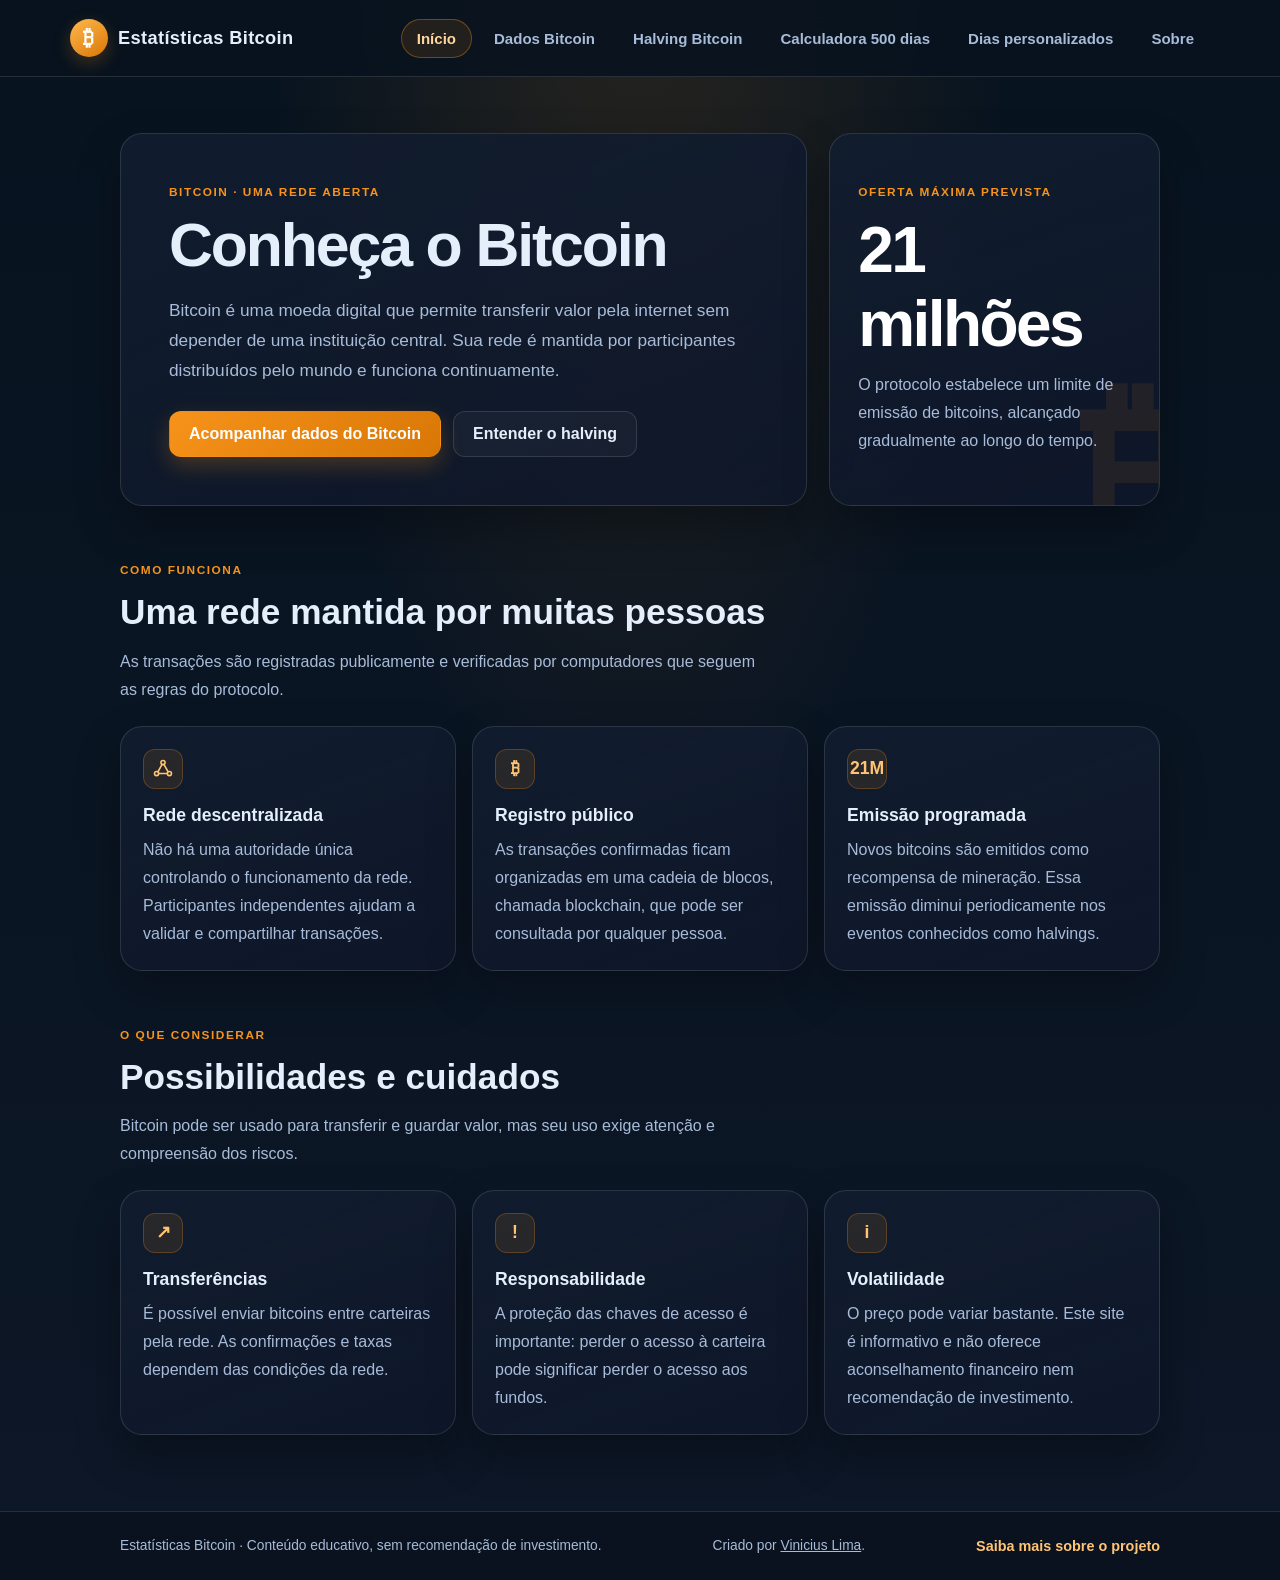
<file: index.html>
<!DOCTYPE html>
<html lang="pt-BR">
<head>
  <meta charset="UTF-8">
  <meta name="viewport" content="width=device-width, initial-scale=1.0">
  <meta name="theme-color" content="#07131f">
  <meta name="description" content="Conheça o Bitcoin: uma moeda digital descentralizada, sua rede, seu funcionamento e seus principais usos.">
  <title>Início | Estatísticas Bitcoin</title>
  <link rel="canonical" href="https://estatisticasbitcoin.vercel.app/">
  <meta property="og:type" content="website">
  <meta property="og:locale" content="pt_BR">
  <meta property="og:site_name" content="Estatísticas Bitcoin">
  <meta property="og:title" content="Início | Estatísticas Bitcoin">
  <meta property="og:description" content="Conheça o Bitcoin: uma moeda digital descentralizada, sua rede, seu funcionamento e seus principais usos.">
  <meta property="og:url" content="https://estatisticasbitcoin.vercel.app/">
  <meta property="og:image" content="https://estatisticasbitcoin.vercel.app/social-cover.png">
  <meta property="og:image:type" content="image/png">
  <meta property="og:image:width" content="1200">
  <meta property="og:image:height" content="630">
  <meta property="og:image:alt" content="Estatísticas Bitcoin: dados, indicadores e conteúdos para entender o Bitcoin.">
  <meta name="twitter:card" content="summary_large_image">
  <meta name="twitter:title" content="Início | Estatísticas Bitcoin">
  <meta name="twitter:description" content="Conheça o Bitcoin: uma moeda digital descentralizada, sua rede, seu funcionamento e seus principais usos.">
  <meta name="twitter:image" content="https://estatisticasbitcoin.vercel.app/social-cover.png">
  <link rel="icon" type="image/svg+xml" href="favicon.svg">
  <link rel="stylesheet" href="styles.css">
  <script src="site.js" defer></script>
</head>
<body>
  <a class="skip-link" href="#conteudo">Pular para o conteúdo</a>
  <!-- site.js preenche a navegação e o rodapé compartilhados. -->
  <header class="site-header" id="site-header"></header>

  <main class="container" id="conteudo">
    <!-- Apresentação do site e atalhos para as páginas mais consultadas. -->
    <section class="hero">
      <div class="card hero-copy">
        <span class="eyebrow">Bitcoin · Uma rede aberta</span>
        <h1>Conheça o Bitcoin</h1>
        <p class="lead">
          Bitcoin é uma moeda digital que permite transferir valor pela internet sem depender de uma instituição central. Sua rede é mantida por participantes distribuídos pelo mundo e funciona continuamente.
        </p>
        <div class="actions">
          <a class="btn btn-primary" href="dados-bitcoin.html">Acompanhar dados do Bitcoin</a>
          <a class="btn btn-secondary" href="halving-bitcoin.html">Entender o halving</a>
        </div>
      </div>

      <aside class="card highlight-card" aria-label="Informação sobre o limite de bitcoins">
        <span class="eyebrow">Oferta máxima prevista</span>
        <div class="highlight-number">21 milhões</div>
        <p>O protocolo estabelece um limite de emissão de bitcoins, alcançado gradualmente ao longo do tempo.</p>
      </aside>
    </section>

    <!-- Explicações introdutórias sobre a rede, a emissão e os cuidados de uso. -->
    <section class="section" aria-labelledby="destaques-titulo">
      <div class="section-heading">
        <span class="eyebrow">Como funciona</span>
        <h2 id="destaques-titulo">Uma rede mantida por muitas pessoas</h2>
        <p>As transações são registradas publicamente e verificadas por computadores que seguem as regras do protocolo.</p>
      </div>
      <div class="feature-grid">
        <article class="card feature-card">
          <span class="feature-icon" aria-hidden="true">
            <svg viewBox="0 0 24 24" role="img">
              <circle cx="12" cy="5" r="2.25"></circle>
              <circle cx="5" cy="17" r="2.25"></circle>
              <circle cx="19" cy="17" r="2.25"></circle>
              <path d="M11 7 6.5 15M13 7l4.5 8M7.25 17h9.5"></path>
            </svg>
          </span>
          <h3>Rede descentralizada</h3>
          <p>Não há uma autoridade única controlando o funcionamento da rede. Participantes independentes ajudam a validar e compartilhar transações.</p>
        </article>
        <article class="card feature-card">
          <span class="feature-icon" aria-hidden="true">₿</span>
          <h3>Registro público</h3>
          <p>As transações confirmadas ficam organizadas em uma cadeia de blocos, chamada blockchain, que pode ser consultada por qualquer pessoa.</p>
        </article>
        <article class="card feature-card">
          <span class="feature-icon" aria-hidden="true">21M</span>
          <h3>Emissão programada</h3>
          <p>Novos bitcoins são emitidos como recompensa de mineração. Essa emissão diminui periodicamente nos eventos conhecidos como halvings.</p>
        </article>
      </div>
    </section>

    <section class="section" aria-labelledby="uso-titulo">
      <div class="section-heading">
        <span class="eyebrow">O que considerar</span>
        <h2 id="uso-titulo">Possibilidades e cuidados</h2>
        <p>Bitcoin pode ser usado para transferir e guardar valor, mas seu uso exige atenção e compreensão dos riscos.</p>
      </div>
      <div class="info-grid">
        <article class="card info-card">
          <span class="feature-icon" aria-hidden="true">↗</span>
          <h3>Transferências</h3>
          <p>É possível enviar bitcoins entre carteiras pela rede. As confirmações e taxas dependem das condições da rede.</p>
        </article>
        <article class="card info-card">
          <span class="feature-icon" aria-hidden="true">!</span>
          <h3>Responsabilidade</h3>
          <p>A proteção das chaves de acesso é importante: perder o acesso à carteira pode significar perder o acesso aos fundos.</p>
        </article>
        <article class="card info-card">
          <span class="feature-icon" aria-hidden="true">i</span>
          <h3>Volatilidade</h3>
          <p>O preço pode variar bastante. Este site é informativo e não oferece aconselhamento financeiro nem recomendação de investimento.</p>
        </article>
      </div>
    </section>
  </main>

  <footer class="site-footer" id="site-footer"></footer>
</body>
</html>
</file>
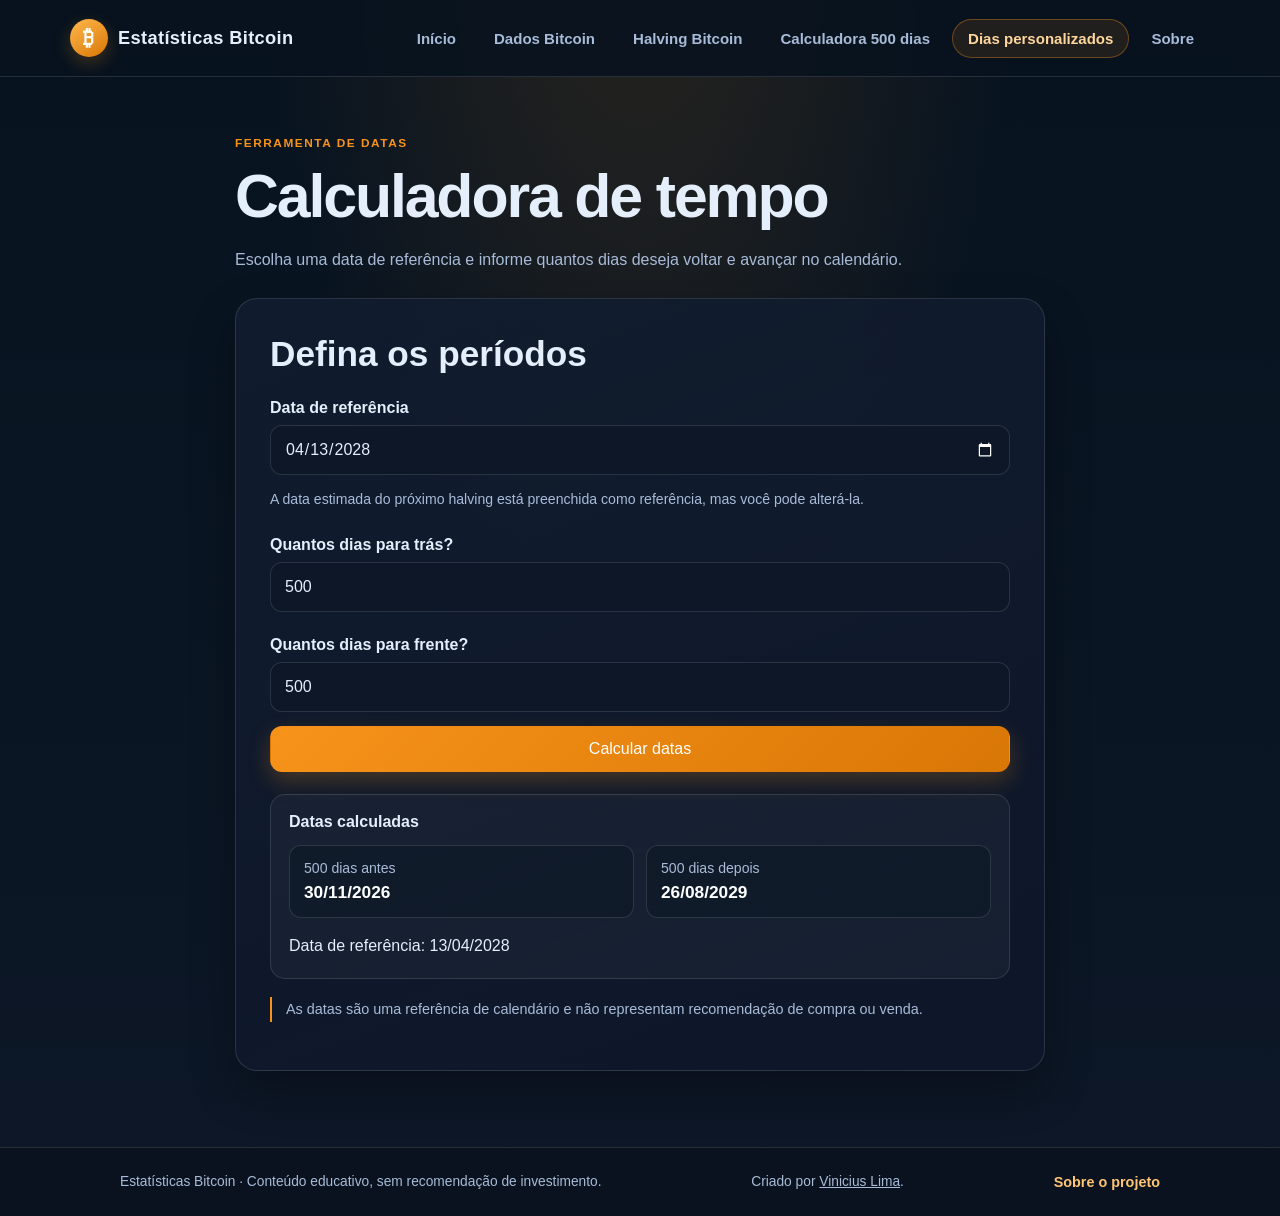
<file: calculadora-tempo.html>
<!DOCTYPE html>
<html lang="pt-BR">
<head>
  <meta charset="UTF-8">
  <meta name="viewport" content="width=device-width, initial-scale=1.0">
  <meta name="theme-color" content="#07131f">
  <meta name="description" content="Calcule datas anteriores e posteriores a uma data de referência, escolhendo quantos dias deseja.">
  <title>Calculadora de tempo | Estatísticas Bitcoin</title>
  <link rel="canonical" href="https://estatisticasbitcoin.vercel.app/calculadora-tempo.html">
  <meta property="og:type" content="website">
  <meta property="og:locale" content="pt_BR">
  <meta property="og:site_name" content="Estatísticas Bitcoin">
  <meta property="og:title" content="Calculadora de tempo | Estatísticas Bitcoin">
  <meta property="og:description" content="Calcule datas anteriores e posteriores a uma data de referência, escolhendo quantos dias deseja.">
  <meta property="og:url" content="https://estatisticasbitcoin.vercel.app/calculadora-tempo.html">
  <meta property="og:image" content="https://estatisticasbitcoin.vercel.app/social-cover.png">
  <meta property="og:image:type" content="image/png">
  <meta property="og:image:width" content="1200">
  <meta property="og:image:height" content="630">
  <meta property="og:image:alt" content="Estatísticas Bitcoin: dados, indicadores e conteúdos para entender o Bitcoin.">
  <meta name="twitter:card" content="summary_large_image">
  <meta name="twitter:title" content="Calculadora de tempo | Estatísticas Bitcoin">
  <meta name="twitter:description" content="Calcule datas anteriores e posteriores a uma data de referência, escolhendo quantos dias deseja.">
  <meta name="twitter:image" content="https://estatisticasbitcoin.vercel.app/social-cover.png">
  <link rel="icon" type="image/svg+xml" href="favicon.svg">
  <link rel="stylesheet" href="styles.css">
  <script src="site.js" defer></script>
</head>
<body>
  <a class="skip-link" href="#conteudo">Pular para o conteúdo</a>
  <!-- site.js preenche a navegação e o rodapé compartilhados. -->
  <header class="site-header" id="site-header"></header>

  <main class="container container-narrow" id="conteudo">
    <div class="page-intro calculator-intro">
      <span class="eyebrow">Ferramenta de datas</span>
      <h1>Calculadora de tempo</h1>
      <p>Escolha uma data de referência e informe quantos dias deseja voltar e avançar no calendário.</p>
    </div>
    <section class="card calculator-card" aria-labelledby="titulo-calculadora">
      <h2 id="titulo-calculadora">Defina os períodos</h2>
      <label class="field-label" for="dataReferencia">Data de referência</label>
      <input type="date" id="dataReferencia" value="2028-04-13" aria-describedby="ajuda-data">
      <p class="helper-text" id="ajuda-data">A data estimada do próximo halving está preenchida como referência, mas você pode alterá-la.</p>

      <label class="field-label" for="diasAntes">Quantos dias para trás?</label>
      <input type="number" id="diasAntes" min="0" step="1" value="500" inputmode="numeric">

      <label class="field-label" for="diasDepois">Quantos dias para frente?</label>
      <input type="number" id="diasDepois" min="0" step="1" value="500" inputmode="numeric">

      <button class="btn btn-primary" id="calcular" type="button">Calcular datas</button>
      <div class="result" id="saida" role="status" aria-live="polite" hidden></div>
      <p class="notice">As datas são uma referência de calendário e não representam recomendação de compra ou venda.</p>
    </section>
  </main>

  <footer class="site-footer" id="site-footer"></footer>

  <script>
    // Calcula datas em torno da referência usando as quantidades escolhidas pelo usuário.
    function calcular() {
      const dataInput = document.getElementById('dataReferencia').value;
      const diasAntesInput = document.getElementById('diasAntes').value;
      const diasDepoisInput = document.getElementById('diasDepois').value;
      const saida = document.getElementById('saida');

      if (!dataInput || diasAntesInput === '' || diasDepoisInput === '') {
        saida.textContent = 'Preencha a data de referência e os dois períodos em dias.';
        saida.hidden = false;
        return;
      }

      // O campo date fornece AAAA-MM-DD; os componentes são criados no fuso local.
      const [ano, mes, dia] = dataInput.split('-').map(Number);
      const referencia = new Date(ano, mes - 1, dia, 12);
      if (
        Number.isNaN(referencia.getTime()) ||
        referencia.getFullYear() !== ano ||
        referencia.getMonth() !== mes - 1 ||
        referencia.getDate() !== dia
      ) {
        saida.textContent = 'A data informada não é válida. Escolha outra data.';
        saida.hidden = false;
        return;
      }

      // Exige dias inteiros e não negativos antes de alterar as datas.
      const diasAntes = Number(diasAntesInput);
      const diasDepois = Number(diasDepoisInput);
      if (
        !Number.isSafeInteger(diasAntes) ||
        !Number.isSafeInteger(diasDepois) ||
        diasAntes < 0 ||
        diasDepois < 0
      ) {
        saida.textContent = 'Informe uma quantidade inteira de dias igual ou maior que zero.';
        saida.hidden = false;
        return;
      }

      const dataAnterior = new Date(referencia);
      dataAnterior.setDate(dataAnterior.getDate() - diasAntes);
      const dataPosterior = new Date(referencia);
      dataPosterior.setDate(dataPosterior.getDate() + diasDepois);
      if (Number.isNaN(dataAnterior.getTime()) || Number.isNaN(dataPosterior.getTime())) {
        saida.textContent = 'Não foi possível calcular essas datas. Tente informar períodos menores.';
        saida.hidden = false;
        return;
      }

      const textoAntes = diasAntes === 1 ? '1 dia antes' : `${diasAntes} dias antes`;
      const textoDepois = diasDepois === 1 ? '1 dia depois' : `${diasDepois} dias depois`;
      saida.innerHTML = `
        <strong>Datas calculadas</strong>
        <div class="result-grid">
          <div class="result-item"><span>${textoAntes}</span><strong>${dataAnterior.toLocaleDateString('pt-BR')}</strong></div>
          <div class="result-item"><span>${textoDepois}</span><strong>${dataPosterior.toLocaleDateString('pt-BR')}</strong></div>
        </div>
        <p class="result-count">Data de referência: ${referencia.toLocaleDateString('pt-BR')}</p>
      `;
      saida.hidden = false;
    }

    document.getElementById('calcular').addEventListener('click', calcular);
    document.getElementById('dataReferencia').addEventListener('change', calcular);
    document.getElementById('diasAntes').addEventListener('change', calcular);
    document.getElementById('diasDepois').addEventListener('change', calcular);
    calcular();
  </script>
</body>
</html>
</file>
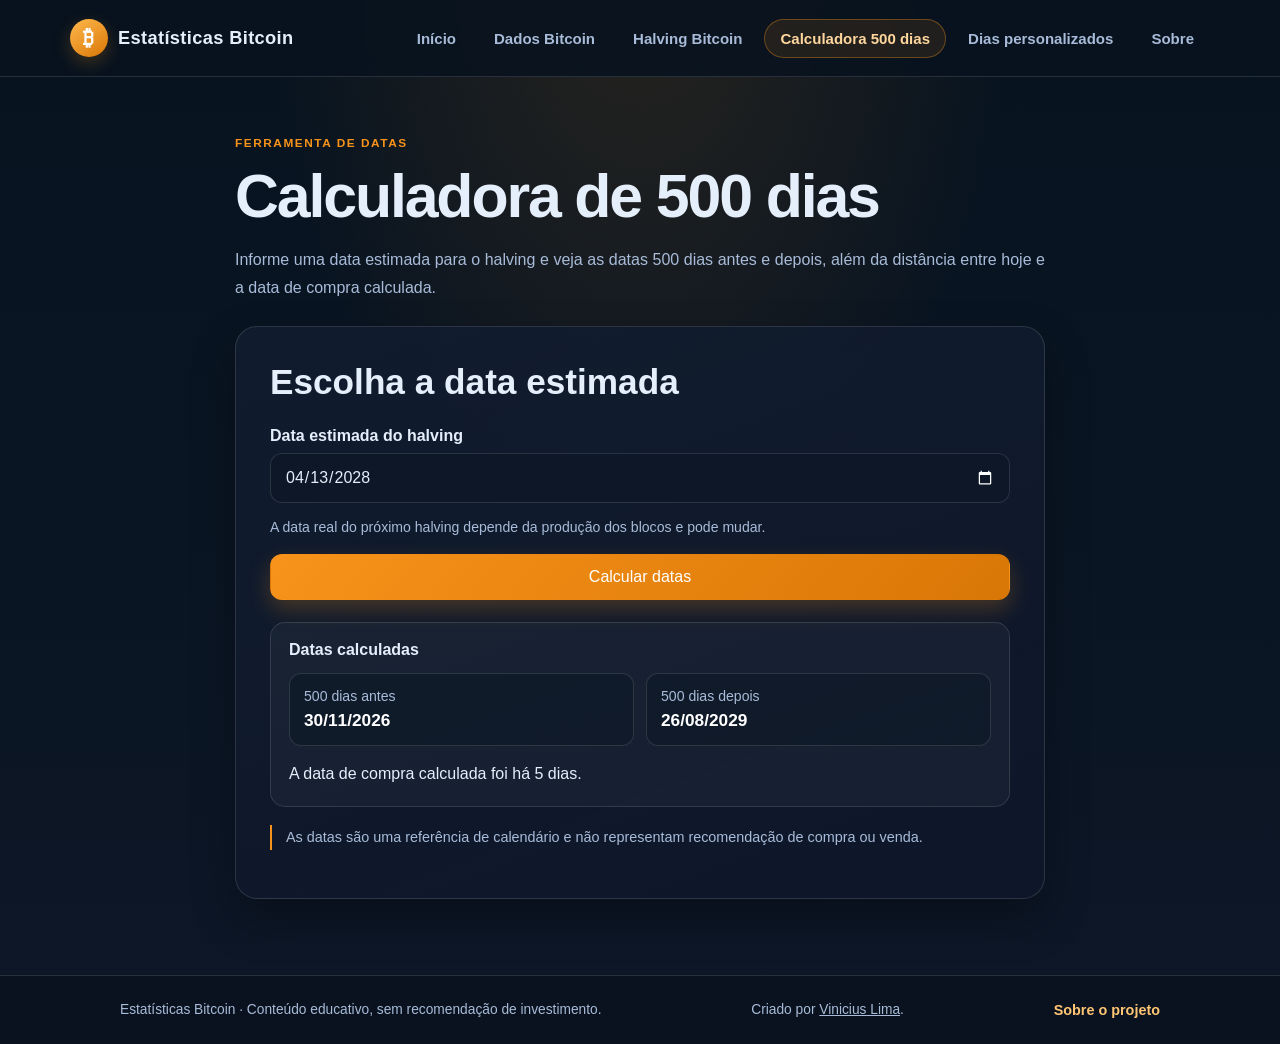
<file: calculadora.html>
<!DOCTYPE html>
<html lang="pt-BR">
<head>
  <meta charset="UTF-8">
  <meta name="viewport" content="width=device-width, initial-scale=1.0">
  <meta name="theme-color" content="#07131f">
  <meta name="description" content="Calcule as datas de 500 dias antes e depois da data estimada do halving do Bitcoin.">
  <title>Calculadora de datas | Estatísticas Bitcoin</title>
  <link rel="canonical" href="https://estatisticasbitcoin.vercel.app/calculadora.html">
  <meta property="og:type" content="website">
  <meta property="og:locale" content="pt_BR">
  <meta property="og:site_name" content="Estatísticas Bitcoin">
  <meta property="og:title" content="Calculadora de datas | Estatísticas Bitcoin">
  <meta property="og:description" content="Calcule as datas de 500 dias antes e depois da data estimada do halving do Bitcoin.">
  <meta property="og:url" content="https://estatisticasbitcoin.vercel.app/calculadora.html">
  <meta property="og:image" content="https://estatisticasbitcoin.vercel.app/social-cover.png">
  <meta property="og:image:type" content="image/png">
  <meta property="og:image:width" content="1200">
  <meta property="og:image:height" content="630">
  <meta property="og:image:alt" content="Estatísticas Bitcoin: dados, indicadores e conteúdos para entender o Bitcoin.">
  <meta name="twitter:card" content="summary_large_image">
  <meta name="twitter:title" content="Calculadora de datas | Estatísticas Bitcoin">
  <meta name="twitter:description" content="Calcule as datas de 500 dias antes e depois da data estimada do halving do Bitcoin.">
  <meta name="twitter:image" content="https://estatisticasbitcoin.vercel.app/social-cover.png">
  <link rel="icon" type="image/svg+xml" href="favicon.svg">
  <link rel="stylesheet" href="styles.css">
  <script src="site.js" defer></script>
</head>
<body>
  <a class="skip-link" href="#conteudo">Pular para o conteúdo</a>
  <!-- site.js preenche a navegação e o rodapé compartilhados. -->
  <header class="site-header" id="site-header"></header>

  <main class="container container-narrow" id="conteudo">
    <div class="page-intro calculator-intro">
      <span class="eyebrow">Ferramenta de datas</span>
      <h1>Calculadora de 500 dias</h1>
      <p>Informe uma data estimada para o halving e veja as datas 500 dias antes e depois, além da distância entre hoje e a data de compra calculada.</p>
    </div>
    <section class="card calculator-card" aria-labelledby="titulo-calculadora">
      <h2 id="titulo-calculadora">Escolha a data estimada</h2>
      <label class="field-label" for="dataHalving">Data estimada do halving</label>
      <input type="date" id="dataHalving" value="2028-04-13" aria-describedby="ajuda-data">
      <p class="helper-text" id="ajuda-data">A data real do próximo halving depende da produção dos blocos e pode mudar.</p>
      <button class="btn btn-primary" id="calcular" type="button">Calcular datas</button>

      <div class="result" id="saida" role="status" aria-live="polite" hidden></div>
      <p class="notice">As datas são uma referência de calendário e não representam recomendação de compra ou venda.</p>
    </section>
  </main>

  <footer class="site-footer" id="site-footer"></footer>

  <script>
    // Calcula os marcos fixos de 500 dias antes e depois da data informada.
    function calcular() {
      const input = document.getElementById('dataHalving').value;
      const saida = document.getElementById('saida');

      if (!input) {
        saida.textContent = 'Selecione uma data para calcular.';
        saida.hidden = false;
        return;
      }

      // Usar o meio-dia evita que fusos e mudanças de horário alterem o dia do campo date.
      const halving = new Date(input + 'T12:00:00');
      if (Number.isNaN(halving.getTime())) {
        saida.textContent = 'A data informada não é válida. Escolha outra data.';
        saida.hidden = false;
        return;
      }

      const compra = new Date(halving);
      compra.setDate(halving.getDate() - 500);

      const venda = new Date(halving);
      venda.setDate(halving.getDate() + 500);

      const agora = new Date();
      const hoje = new Date(agora.getFullYear(), agora.getMonth(), agora.getDate(), 12);
      // Compara datas normalizadas ao meio-dia para contar dias de calendário.
      const diffCompra = Math.ceil((compra - hoje) / (1000 * 60 * 60 * 24));
      const contagem = diffCompra > 0
        ? `Faltam ${diffCompra} dias para a data de compra calculada.`
        : diffCompra < 0
          ? `A data de compra calculada foi há ${Math.abs(diffCompra)} dias.`
          : 'A data de compra calculada é hoje.';

      saida.innerHTML = `
        <strong>Datas calculadas</strong>
        <div class="result-grid">
          <div class="result-item"><span>500 dias antes</span><strong>${compra.toLocaleDateString('pt-BR')}</strong></div>
          <div class="result-item"><span>500 dias depois</span><strong>${venda.toLocaleDateString('pt-BR')}</strong></div>
        </div>
        <p class="result-count">${contagem}</p>
      `;
      saida.hidden = false;
    }

    document.getElementById('calcular').addEventListener('click', calcular);
    document.getElementById('dataHalving').addEventListener('change', calcular);
    calcular();
  </script>
</body>
</html>
</file>
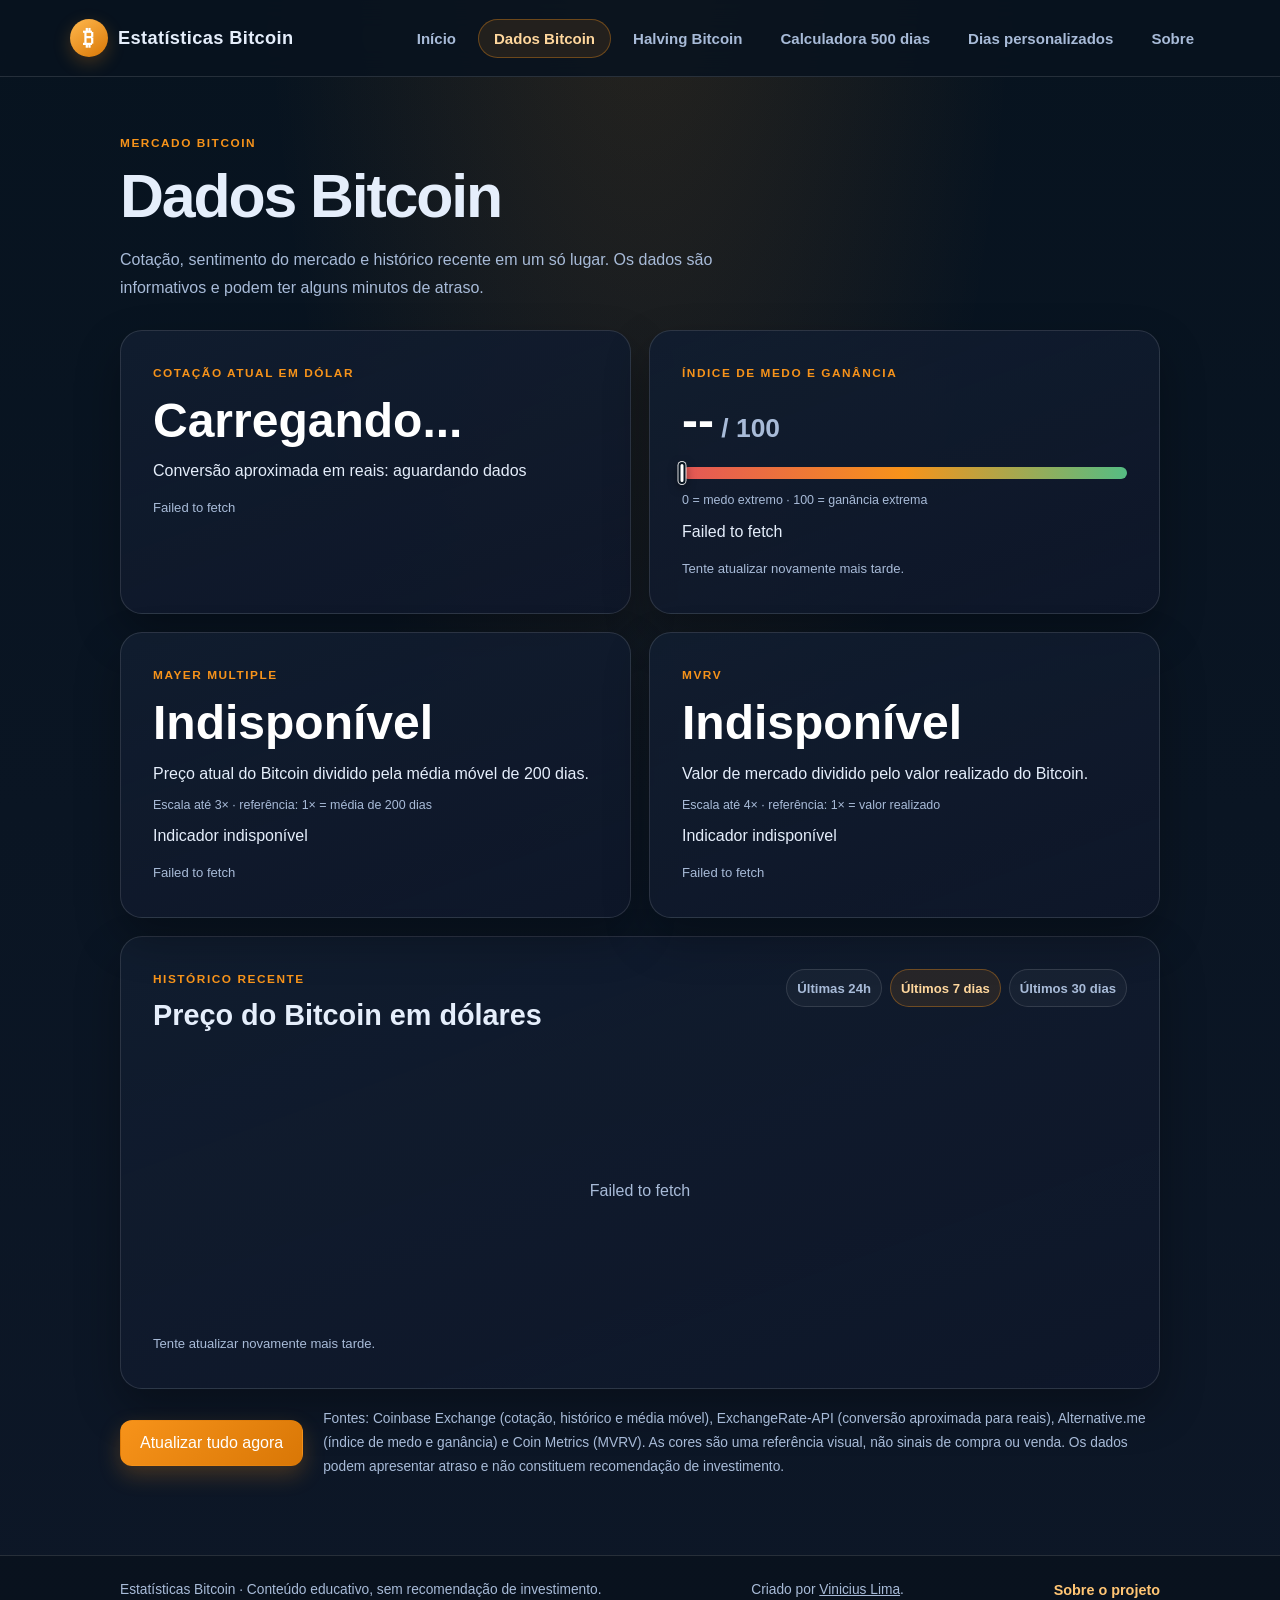
<file: dados-bitcoin.html>
<!DOCTYPE html>
<html lang="pt-BR">
<head>
  <meta charset="UTF-8">
  <meta name="viewport" content="width=device-width, initial-scale=1.0">
  <meta name="theme-color" content="#07131f">
  <meta name="description" content="Acompanhe a cotação do Bitcoin, indicadores de mercado como Mayer Multiple e MVRV, sentimento e histórico recente.">
  <title>Dados Bitcoin | Estatísticas Bitcoin</title>
  <link rel="canonical" href="https://estatisticasbitcoin.vercel.app/dados-bitcoin.html">
  <meta property="og:type" content="website">
  <meta property="og:locale" content="pt_BR">
  <meta property="og:site_name" content="Estatísticas Bitcoin">
  <meta property="og:title" content="Dados Bitcoin | Estatísticas Bitcoin">
  <meta property="og:description" content="Acompanhe a cotação do Bitcoin, indicadores de mercado como Mayer Multiple e MVRV, sentimento e histórico recente.">
  <meta property="og:url" content="https://estatisticasbitcoin.vercel.app/dados-bitcoin.html">
  <meta property="og:image" content="https://estatisticasbitcoin.vercel.app/social-cover.png">
  <meta property="og:image:type" content="image/png">
  <meta property="og:image:width" content="1200">
  <meta property="og:image:height" content="630">
  <meta property="og:image:alt" content="Estatísticas Bitcoin: dados, indicadores e conteúdos para entender o Bitcoin.">
  <meta name="twitter:card" content="summary_large_image">
  <meta name="twitter:title" content="Dados Bitcoin | Estatísticas Bitcoin">
  <meta name="twitter:description" content="Acompanhe a cotação do Bitcoin, indicadores de mercado como Mayer Multiple e MVRV, sentimento e histórico recente.">
  <meta name="twitter:image" content="https://estatisticasbitcoin.vercel.app/social-cover.png">
  <link rel="icon" type="image/svg+xml" href="favicon.svg">
  <link rel="stylesheet" href="styles.css">
  <script src="site.js" defer></script>
</head>
<body>
  <a class="skip-link" href="#conteudo">Pular para o conteúdo</a>
  <!-- site.js preenche a navegação e o rodapé compartilhados. -->
  <header class="site-header" id="site-header"></header>

  <main class="container" id="conteudo">
    <section class="page-intro market-intro">
      <span class="eyebrow">Mercado Bitcoin</span>
      <h1>Dados Bitcoin</h1>
      <p>Cotação, sentimento do mercado e histórico recente em um só lugar. Os dados são informativos e podem ter alguns minutos de atraso.</p>
    </section>

    <!-- Os cartões recebem seus valores das fontes externas consultadas no script abaixo. -->
    <section class="market-grid" aria-label="Indicadores do Bitcoin">
      <article class="card market-card">
        <span class="eyebrow">Cotação atual em dólar</span>
        <h2 class="market-value" id="precoBitcoin" aria-live="polite">Carregando...</h2>
        <p class="market-secondary" id="precoReais">Conversão aproximada em reais: aguardando dados</p>
        <p class="market-change" id="variacaoBitcoin"></p>
        <p class="market-updated" id="atualizadoPreco">Buscando cotação...</p>
      </article>

      <article class="card market-card">
        <span class="eyebrow">Índice de medo e ganância</span>
        <h2 class="market-value"><span id="valorSentimento">--</span><span class="market-out-of"> / 100</span></h2>
        <div class="sentiment-meter" role="meter" aria-label="Índice de medo e ganância" aria-valuemin="0" aria-valuemax="100" aria-valuenow="0" id="medidorSentimento">
          <span class="sentiment-meter-marker" id="marcadorSentimento"></span>
        </div>
        <p class="index-meter-scale">0 = medo extremo · 100 = ganância extrema</p>
        <p class="market-sentiment" id="classificacaoSentimento">Carregando índice...</p>
        <p class="market-updated" id="atualizadoSentimento">Buscando índice...</p>
      </article>

      <article class="card market-card">
        <span class="eyebrow">Mayer Multiple</span>
        <h2 class="market-value" id="valorMayer" aria-live="polite">Carregando...</h2>
        <p class="market-secondary">Preço atual do Bitcoin dividido pela média móvel de 200 dias.</p>
        <div class="index-meter index-meter-mayer" role="meter" aria-label="Mayer Multiple em escala visual de 0 a 3 vezes" aria-valuemin="0" aria-valuemax="3" aria-valuenow="0" hidden id="medidorMayer">
          <span class="index-meter-marker" id="marcadorMayer"></span>
        </div>
        <p class="index-meter-scale">Escala até 3× · referência: 1× = média de 200 dias</p>
        <p class="market-sentiment" id="classificacaoMayer">Aguardando o indicador...</p>
        <p class="market-updated" id="atualizadoMayer">Buscando histórico de preços...</p>
      </article>

      <article class="card market-card">
        <span class="eyebrow">MVRV</span>
        <h2 class="market-value" id="valorMvrv" aria-live="polite">Carregando...</h2>
        <p class="market-secondary">Valor de mercado dividido pelo valor realizado do Bitcoin.</p>
        <div class="index-meter index-meter-mvrv" role="meter" aria-label="MVRV em escala visual de 0 a 4 vezes" aria-valuemin="0" aria-valuemax="4" aria-valuenow="0" hidden id="medidorMvrv">
          <span class="index-meter-marker" id="marcadorMvrv"></span>
        </div>
        <p class="index-meter-scale">Escala até 4× · referência: 1× = valor realizado</p>
        <p class="market-sentiment" id="classificacaoMvrv">Aguardando o indicador...</p>
        <p class="market-updated" id="atualizadoMvrv">Buscando indicador...</p>
      </article>
    </section>

    <!-- O gráfico e seus períodos são desenhados e atualizados pelo script desta página. -->
    <section class="card market-chart-card" aria-labelledby="titulo-grafico">
      <div class="market-chart-heading">
        <div>
          <span class="eyebrow">Histórico recente</span>
          <h2 id="titulo-grafico">Preço do Bitcoin em dólares</h2>
        </div>
        <div class="chart-controls" role="group" aria-label="Período do gráfico">
          <button class="chart-range" id="periodo24h" type="button" data-periodo="24h" aria-pressed="false">Últimas 24h</button>
          <button class="chart-range" id="periodo7d" type="button" data-periodo="7d" aria-pressed="true">Últimos 7 dias</button>
          <button class="chart-range" id="periodo30d" type="button" data-periodo="30d" aria-pressed="false">Últimos 30 dias</button>
        </div>
      </div>
      <div class="chart-container" id="graficoContainer">
        <p class="chart-message" id="estadoGrafico" role="status" aria-live="polite">Carregando gráfico...</p>
        <svg id="graficoBitcoin" class="bitcoin-chart" role="img" aria-label="Gráfico do preço do Bitcoin em dólares nos últimos sete dias" viewBox="0 0 800 320" preserveAspectRatio="none" hidden></svg>
      </div>
      <div class="chart-labels" id="rotulosGrafico" aria-hidden="true" hidden>
        <span id="dataInicialGrafico"></span>
        <span id="dataFinalGrafico"></span>
      </div>
      <p class="market-updated" id="atualizadoGrafico">Buscando histórico de preços...</p>
    </section>

    <div class="market-actions">
      <button class="btn btn-primary" id="atualizarDados" type="button">Atualizar tudo agora</button>
      <p class="market-disclaimer">Fontes: Coinbase Exchange (cotação, histórico e média móvel), ExchangeRate-API (conversão aproximada para reais), Alternative.me (índice de medo e ganância) e Coin Metrics (MVRV). As cores são uma referência visual, não sinais de compra ou venda. Os dados podem apresentar atraso e não constituem recomendação de investimento.</p>
    </div>
  </main>

  <footer class="site-footer" id="site-footer"></footer>

  <script>
    // Formatos de exibição e estado reutilizado entre as consultas da página.
    const formatoReal = new Intl.NumberFormat('pt-BR', {
      style: 'currency',
      currency: 'BRL',
      maximumFractionDigits: 2
    });
    const formatoDolar = new Intl.NumberFormat('en-US', {
      style: 'currency',
      currency: 'USD',
      maximumFractionDigits: 2
    });
    const formatoIndice = new Intl.NumberFormat('pt-BR', {
      minimumFractionDigits: 2,
      maximumFractionDigits: 2
    });
    // Granularidade e janela de tempo usadas nas consultas do gráfico.
    const periodosGrafico = {
      '24h': { granularity: 3600, horas: 24, descricao: 'nas últimas 24 horas' },
      '7d': { granularity: 86400, dias: 7, descricao: 'nos últimos 7 dias' },
      '30d': { granularity: 86400, dias: 30, descricao: 'nos últimos 30 dias' }
    };
    let taxaDolarParaReal = null;
    let consultaCambio = 0;
    let periodoGraficoSelecionado = '7d';
    let requisicaoGrafico = 0;
    let pontosGraficoAtual = null;
    let pontosGraficoHistorico = null;
    let precoBitcoinAtual = null;
    let timestampPrecoAtual = null;
    let mediaMovel200Dias = null;
    let dataUltimoFechamentoMedia = null;

    function horarioAtualizacao() {
      return new Date().toLocaleTimeString('pt-BR', {
        hour: '2-digit',
        minute: '2-digit',
        second: '2-digit'
      });
    }

    function classificarSentimento(classificacao) {
      const traducoes = {
        'Extreme Fear': 'Medo extremo',
        'Fear': 'Medo',
        'Neutral': 'Neutro',
        'Greed': 'Ganância',
        'Extreme Greed': 'Ganância extrema'
      };
      return traducoes[classificacao] || classificacao;
    }

    function mensagemErroHTTP(resposta, recurso) {
      return resposta.status === 429
        ? `O limite de consultas da fonte foi atingido ao buscar ${recurso}. Aguarde alguns minutos e tente novamente.`
        : `Não foi possível consultar ${recurso} (HTTP ${resposta.status}).`;
    }

    // A taxa de câmbio é reutilizada por até seis horas para evitar consultas desnecessárias.
    async function atualizarConversaoReal(precoUsd) {
      const reais = document.getElementById('precoReais');

      if (!taxaDolarParaReal || Date.now() - consultaCambio >= 6 * 60 * 60 * 1000) {
        try {
          const resposta = await fetch('https://open.er-api.com/v6/latest/USD', { cache: 'no-store' });
          if (!resposta.ok) {
            throw new Error(mensagemErroHTTP(resposta, 'a conversão de moeda'));
          }

          const dados = await resposta.json();
          if (dados.result !== 'success' || !Number.isFinite(dados.rates && dados.rates.BRL)) {
            throw new Error('A taxa de conversão para reais está indisponível.');
          }

          taxaDolarParaReal = dados.rates.BRL;
          consultaCambio = Date.now();
        } catch (erro) {
          reais.textContent = erro instanceof Error
            ? erro.message
            : 'A conversão aproximada para reais está indisponível.';
          return;
        }
      }

      reais.textContent = `Conversão aproximada em reais: ${formatoReal.format(precoUsd * taxaDolarParaReal)}`;
    }

    // Busca a cotação atual, calcula a variação diária e atualiza a conversão em reais.
    async function carregarPreco() {
      const preco = document.getElementById('precoBitcoin');
      const variacao = document.getElementById('variacaoBitcoin');
      const atualizado = document.getElementById('atualizadoPreco');

      try {
        const resposta = await fetch('https://api.exchange.coinbase.com/products/BTC-USD/ticker', { cache: 'no-store' });
        if (!resposta.ok) {
          throw new Error(mensagemErroHTTP(resposta, 'a cotação'));
        }

        const dados = await resposta.json();
        const precoAtual = Number(dados.price);
        const timestamp = Date.parse(dados.time);
        if (!Number.isFinite(precoAtual) || precoAtual <= 0 || !Number.isFinite(timestamp)) {
          throw new Error('A cotação recebida está incompleta.');
        }

        precoBitcoinAtual = precoAtual;
        timestampPrecoAtual = timestamp;
        preco.textContent = formatoDolar.format(precoAtual);
        atualizarMayerMultiple(precoAtual);
        await atualizarConversaoReal(precoAtual);

        try {
          const respostaStats = await fetch('https://api.exchange.coinbase.com/products/BTC-USD/stats', { cache: 'no-store' });
          if (!respostaStats.ok) {
            throw new Error(mensagemErroHTTP(respostaStats, 'a variação de 24 horas'));
          }

          const stats = await respostaStats.json();
          const abertura = Number(stats.open);
          if (!Number.isFinite(abertura) || abertura <= 0) {
            throw new Error('A variação de 24 horas está indisponível.');
          }

          const percentual = ((precoAtual - abertura) / abertura) * 100;
          variacao.textContent = `${percentual >= 0 ? '+' : ''}${percentual.toLocaleString('pt-BR', { minimumFractionDigits: 2, maximumFractionDigits: 2 })}% nas últimas 24 horas`;
          variacao.classList.toggle('market-positive', percentual >= 0);
          variacao.classList.toggle('market-negative', percentual < 0);
        } catch (erro) {
          variacao.textContent = erro instanceof Error ? erro.message : 'A variação de 24 horas está indisponível.';
          variacao.classList.remove('market-positive', 'market-negative');
        }

        const horarioUltimoNegocio = new Date(timestamp).toLocaleTimeString('pt-BR', {
          hour: '2-digit',
          minute: '2-digit',
          second: '2-digit'
        });
        atualizado.textContent = `Consulta às ${horarioAtualizacao()} · último negócio às ${horarioUltimoNegocio}`;
        if (pontosGraficoHistorico) {
          desenharGrafico([...pontosGraficoHistorico, [timestampPrecoAtual, precoBitcoinAtual]]);
          document.getElementById('atualizadoGrafico').textContent = `Ponta da linha consultada às ${horarioAtualizacao()}`;
        }
      } catch (erro) {
        atualizado.textContent = erro instanceof Error ? erro.message : 'Não foi possível atualizar a cotação.';
      }
    }

    // O índice de sentimento varia de 0 a 100 e inclui uma classificação textual da fonte.
    async function carregarSentimento() {
      const valor = document.getElementById('valorSentimento');
      const classificacao = document.getElementById('classificacaoSentimento');
      const medidor = document.getElementById('medidorSentimento');
      const atualizado = document.getElementById('atualizadoSentimento');

      try {
        const resposta = await fetch('https://api.alternative.me/fng/?limit=1&format=json', { cache: 'no-store' });
        if (!resposta.ok) {
          throw new Error(mensagemErroHTTP(resposta, 'o índice'));
        }

        const dados = await resposta.json();
        const indice = dados.data && dados.data[0];
        const numero = indice ? Number(indice.value) : NaN;
        if (!Number.isInteger(numero) || numero < 0 || numero > 100 || !indice.value_classification) {
          throw new Error('O índice recebido está incompleto.');
        }

        valor.textContent = String(numero);
        classificacao.textContent = classificarSentimento(indice.value_classification);
        medidor.setAttribute('aria-valuenow', String(numero));
        document.getElementById('marcadorSentimento').style.left = `${numero}%`;
        const timestamp = Number(indice.timestamp);
        atualizado.textContent = Number.isFinite(timestamp)
          ? `Índice de ${new Date(timestamp * 1000).toLocaleDateString('pt-BR')}`
          : `Consultado às ${horarioAtualizacao()}`;
      } catch (erro) {
        classificacao.textContent = erro instanceof Error ? erro.message : 'Não foi possível atualizar o índice.';
        atualizado.textContent = 'Tente atualizar novamente mais tarde.';
      }
    }

    // Mayer Multiple compara a cotação atual com a média dos últimos 200 fechamentos diários.
    function atualizarMayerMultiple(precoAtual) {
      if (!Number.isFinite(mediaMovel200Dias) || !Number.isFinite(precoAtual)) {
        return;
      }

      const multiple = precoAtual / mediaMovel200Dias;
      const descricao = multiple < 1
        ? 'Abaixo da média móvel de 200 dias'
        : multiple > 1
          ? 'Acima da média móvel de 200 dias'
          : 'Igual à média móvel de 200 dias';
      document.getElementById('valorMayer').textContent = `${formatoIndice.format(multiple)}×`;
      document.getElementById('classificacaoMayer').textContent = multiple > 3
        ? `${descricao} · acima da escala visual`
        : descricao;
      atualizarIndicadorColorido('medidorMayer', 'marcadorMayer', multiple, 3, descricao);
      const dataMedia = new Date(dataUltimoFechamentoMedia).toLocaleDateString('pt-BR', {
        timeZone: 'UTC'
      });
      document.getElementById('atualizadoMayer').textContent = `Média de 200 dias até ${dataMedia} · cotação consultada às ${horarioAtualizacao()}`;
    }

    function atualizarIndicadorColorido(medidorId, marcadorId, valor, escalaMaxima, descricao) {
      const medidor = document.getElementById(medidorId);
      const valorNaEscala = Math.max(0, Math.min(valor, escalaMaxima));
      medidor.setAttribute('aria-valuenow', String(valorNaEscala));
      medidor.setAttribute('aria-valuetext', `${formatoIndice.format(valor)} vezes · ${descricao}`);
      document.getElementById(marcadorId).style.left = `${(valorNaEscala / escalaMaxima) * 100}%`;
      medidor.hidden = false;
    }

    async function carregarMayerMultiple() {
      const valor = document.getElementById('valorMayer');
      const atualizado = document.getElementById('atualizadoMayer');

      try {
        const fim = new Date();
        fim.setUTCHours(0, 0, 0, 0);
        const inicio = new Date(fim);
        inicio.setUTCDate(inicio.getUTCDate() - 205);
        const parametros = new URLSearchParams({
          granularity: '86400',
          start: inicio.toISOString(),
          end: fim.toISOString()
        });
        const resposta = await fetch(`https://api.exchange.coinbase.com/products/BTC-USD/candles?${parametros}`, { cache: 'no-store' });
        if (!resposta.ok) {
          throw new Error(mensagemErroHTTP(resposta, 'o histórico para calcular o Mayer Multiple'));
        }

        const dados = await resposta.json();
        if (
          !Array.isArray(dados) ||
          !dados.every((ponto) => Array.isArray(ponto) && Number.isFinite(ponto[0]) && Number.isFinite(ponto[4]) && ponto[4] > 0)
        ) {
          throw new Error('O histórico recebido para o Mayer Multiple está incompleto.');
        }

        // Candles da Coinbase trazem horário na posição 0 e fechamento na 4; ordena e usa os 200 mais recentes.
        const fechamentos = dados
          .map((ponto) => [ponto[0], ponto[4]])
          .sort((a, b) => a[0] - b[0])
          .slice(-200);
        if (fechamentos.length < 200) {
          throw new Error('Ainda não há 200 fechamentos diários para calcular o Mayer Multiple.');
        }

        mediaMovel200Dias = fechamentos.reduce((soma, ponto) => soma + ponto[1], 0) / fechamentos.length;
        dataUltimoFechamentoMedia = fechamentos[fechamentos.length - 1][0] * 1000;
        if (!Number.isFinite(mediaMovel200Dias) || mediaMovel200Dias <= 0) {
          throw new Error('Não foi possível calcular a média móvel de 200 dias.');
        }

        if (Number.isFinite(precoBitcoinAtual)) {
          atualizarMayerMultiple(precoBitcoinAtual);
        } else {
          atualizado.textContent = 'Média móvel calculada; aguardando a cotação atual do Bitcoin.';
        }
      } catch (erro) {
        document.getElementById('medidorMayer').hidden = true;
        valor.textContent = 'Indisponível';
        document.getElementById('classificacaoMayer').textContent = 'Indicador indisponível';
        atualizado.textContent = erro instanceof Error
          ? erro.message
          : 'Não foi possível calcular o Mayer Multiple.';
      }
    }

    // Consulta a métrica diária MVRV; a data exibida acompanha a atualização da fonte.
    async function carregarMvrv() {
      const valor = document.getElementById('valorMvrv');
      const atualizado = document.getElementById('atualizadoMvrv');

      try {
        const resposta = await fetch('https://community-api.coinmetrics.io/v4/timeseries/asset-metrics?assets=btc&metrics=CapMVRVCur&frequency=1d&page_size=1', { cache: 'no-store' });
        if (!resposta.ok) {
          throw new Error(mensagemErroHTTP(resposta, 'o MVRV'));
        }

        const dados = await resposta.json();
        const indice = Array.isArray(dados.data) ? dados.data[0] : null;
        const mvrv = indice ? Number(indice.CapMVRVCur) : NaN;
        const timestamp = indice ? Date.parse(indice.time) : NaN;
        if (!Number.isFinite(mvrv) || mvrv <= 0 || !Number.isFinite(timestamp)) {
          throw new Error('O valor recebido para o MVRV está incompleto.');
        }

        const descricao = mvrv < 1
          ? 'Abaixo do valor realizado'
          : mvrv > 1
            ? 'Acima do valor realizado'
            : 'Igual ao valor realizado';
        valor.textContent = `${formatoIndice.format(mvrv)}×`;
        document.getElementById('classificacaoMvrv').textContent = mvrv > 4
          ? `${descricao} · acima da escala visual`
          : descricao;
        atualizarIndicadorColorido('medidorMvrv', 'marcadorMvrv', mvrv, 4, descricao);
        atualizado.textContent = `Dados de ${new Date(timestamp).toLocaleDateString('pt-BR', { timeZone: 'UTC' })} · Coin Metrics`;
      } catch (erro) {
        document.getElementById('medidorMvrv').hidden = true;
        valor.textContent = 'Indisponível';
        document.getElementById('classificacaoMvrv').textContent = 'Indicador indisponível';
        atualizado.textContent = erro instanceof Error
          ? erro.message
          : 'Não foi possível consultar o MVRV.';
      }
    }

    // Converte os pontos [timestamp, preço] em coordenadas SVG e configura a interação.
    function desenharGrafico(pontos) {
      const grafico = document.getElementById('graficoBitcoin');
      const estado = document.getElementById('estadoGrafico');
      const rotulos = document.getElementById('rotulosGrafico');
      pontosGraficoAtual = pontos;
      const valores = pontos.map((ponto) => ponto[1]);
      const menor = Math.min(...valores);
      const maior = Math.max(...valores);
      const margem = (maior - menor) * 0.12 || maior * 0.02 || 1;
      const minimo = Math.max(0, menor - margem);
      const maximo = maior + margem;
      const larguraContainer = document.getElementById('graficoContainer').clientWidth;
      const largura = Math.max(larguraContainer, 1);
      const compacto = largura < 480;
      const altura = Number.parseFloat(getComputedStyle(grafico).height) || 320;
      const margemEsquerda = compacto ? 64 : 76;
      const margemDireita = compacto ? 72 : 88;
      const larguraGrafico = largura - margemEsquerda - margemDireita;
      const topo = 18;
      const alturaGrafico = altura - topo * 2;
      const tamanhoFonte = compacto ? 10 : 12;
      const faixa = maximo - minimo;
      grafico.setAttribute('viewBox', `0 0 ${largura} ${altura}`);
      const coordenadas = pontos.map((ponto, indice) => {
        const x = margemEsquerda + (indice / Math.max(pontos.length - 1, 1)) * larguraGrafico;
        const y = topo + ((maximo - ponto[1]) / faixa) * alturaGrafico;
        return [x, y];
      });
      const linha = coordenadas.map(([x, y], indice) => `${indice === 0 ? 'M' : 'L'} ${x.toFixed(2)} ${y.toFixed(2)}`).join(' ');
      const area = `${linha} L ${margemEsquerda + larguraGrafico} ${topo + alturaGrafico} L ${margemEsquerda} ${topo + alturaGrafico} Z`;
      const linhasGrade = [0, 1, 2, 3].map((indice) => {
        const y = topo + (alturaGrafico / 3) * indice;
        const valor = maximo - (faixa / 3) * indice;
        return `
          <line x1="${margemEsquerda}" y1="${y}" x2="${margemEsquerda + larguraGrafico}" y2="${y}" class="chart-grid-line"></line>
          <text x="${margemEsquerda - 12}" y="${y + tamanhoFonte * 0.35}" text-anchor="end" font-size="${tamanhoFonte}" class="chart-axis-label">${formatoDolar.format(valor)}</text>
        `;
      }).join('');
      const [xFinal, yFinal] = coordenadas[coordenadas.length - 1];
      const valorFinal = valores[valores.length - 1];
      const posicaoTextoFinal = Math.max(topo + tamanhoFonte, Math.min(yFinal, topo + alturaGrafico));
      const formatarData = (timestamp) => periodoGraficoSelecionado === '24h'
        ? new Date(timestamp).toLocaleTimeString('pt-BR', { hour: '2-digit', minute: '2-digit' })
        : new Date(timestamp).toLocaleDateString('pt-BR', { day: '2-digit', month: 'short', timeZone: 'UTC' });

      grafico.innerHTML = `
        <defs>
          <linearGradient id="preenchimentoGrafico" x1="0" x2="0" y1="0" y2="1">
            <stop offset="0%" stop-color="#f7931a" stop-opacity="0.28"></stop>
            <stop offset="100%" stop-color="#f7931a" stop-opacity="0"></stop>
          </linearGradient>
        </defs>
        ${linhasGrade}
        <path d="${area}" class="chart-area"></path>
        <path d="${linha}" class="chart-line"></path>
        <circle cx="${xFinal}" cy="${yFinal}" r="6" class="chart-point"></circle>
        <text x="${xFinal + tamanhoFonte * 0.8}" y="${posicaoTextoFinal + tamanhoFonte * 0.35}" font-size="${tamanhoFonte}" class="chart-current-label">${formatoDolar.format(valorFinal)}</text>
        <path d="${linha}" class="chart-interaction-line"></path>
        <g class="chart-tooltip" visibility="hidden" aria-hidden="true">
          <line class="chart-tooltip-crosshair" x1="0" y1="${topo}" x2="0" y2="${topo + alturaGrafico}"></line>
          <circle class="chart-tooltip-point" cx="0" cy="0" r="5"></circle>
          <rect class="chart-tooltip-box" x="0" y="0" width="154" height="48" rx="8"></rect>
          <text class="chart-tooltip-price" x="10" y="19"></text>
          <text class="chart-tooltip-date" x="10" y="37"></text>
        </g>
      `;
      const linhaInterativa = grafico.querySelector('.chart-interaction-line');
      const tooltip = grafico.querySelector('.chart-tooltip');
      const cruzamento = grafico.querySelector('.chart-tooltip-crosshair');
      const pontoTooltip = grafico.querySelector('.chart-tooltip-point');
      const caixaTooltip = grafico.querySelector('.chart-tooltip-box');
      const precoTooltip = grafico.querySelector('.chart-tooltip-price');
      const dataTooltip = grafico.querySelector('.chart-tooltip-date');
      let temporizadorTooltip;

      // Localiza o ponto mais próximo do dedo ou ponteiro e atualiza o preço exibido.
      const atualizarTooltip = (event) => {
        clearTimeout(temporizadorTooltip);
        const matriz = grafico.getScreenCTM();
        if (!matriz) {
          return;
        }

        const posicaoPonteiro = grafico.createSVGPoint();
        posicaoPonteiro.x = event.clientX;
        posicaoPonteiro.y = event.clientY;
        const posicaoGrafico = posicaoPonteiro.matrixTransform(matriz.inverse());
        const posicaoRelativa = (posicaoGrafico.x - margemEsquerda) / larguraGrafico;
        const indice = Math.max(0, Math.min(
          coordenadas.length - 1,
          Math.round(posicaoRelativa * (coordenadas.length - 1))
        ));
        const [x, y] = coordenadas[indice];
        const larguraTooltip = 154;
        const posicaoTooltipX = x > largura - margemDireita - larguraTooltip
          ? x - larguraTooltip - 12
          : x + 12;
        const xTooltip = Math.max(4, Math.min(posicaoTooltipX, largura - larguraTooltip - 4));
        const yTooltip = y > topo + 58 ? y - 58 : y + 10;

        cruzamento.setAttribute('x1', String(x));
        cruzamento.setAttribute('x2', String(x));
        pontoTooltip.setAttribute('cx', String(x));
        pontoTooltip.setAttribute('cy', String(y));
        caixaTooltip.setAttribute('x', String(xTooltip));
        caixaTooltip.setAttribute('y', String(yTooltip));
        precoTooltip.setAttribute('x', String(xTooltip + 10));
        precoTooltip.setAttribute('y', String(yTooltip + 19));
        dataTooltip.setAttribute('x', String(xTooltip + 10));
        dataTooltip.setAttribute('y', String(yTooltip + 37));
        precoTooltip.textContent = formatoDolar.format(valores[indice]);
        dataTooltip.textContent = formatarData(pontos[indice][0]);
        tooltip.setAttribute('visibility', 'visible');
      };

      linhaInterativa.addEventListener('pointerdown', (event) => {
        if (event.pointerType === 'touch') {
          // Mantém o acompanhamento do dedo mesmo quando ele sai do traço da linha.
          linhaInterativa.setPointerCapture(event.pointerId);
        }
        atualizarTooltip(event);
      });
      linhaInterativa.addEventListener('pointermove', atualizarTooltip);
      linhaInterativa.addEventListener('pointerup', (event) => {
        if (event.pointerType === 'touch') {
          clearTimeout(temporizadorTooltip);
          temporizadorTooltip = setTimeout(() => {
            tooltip.setAttribute('visibility', 'hidden');
          }, 4000);
        }
      });

      linhaInterativa.addEventListener('pointerleave', (event) => {
        if (event.pointerType === 'touch') {
          clearTimeout(temporizadorTooltip);
          temporizadorTooltip = setTimeout(() => {
            tooltip.setAttribute('visibility', 'hidden');
          }, 4000);
          return;
        }

        clearTimeout(temporizadorTooltip);
        tooltip.setAttribute('visibility', 'hidden');
      });

      grafico.removeAttribute('hidden');
      estado.hidden = true;
      rotulos.hidden = false;
      document.getElementById('dataInicialGrafico').textContent = formatarData(pontos[0][0]);
      document.getElementById('dataFinalGrafico').textContent = formatarData(pontos[pontos.length - 1][0]);
      grafico.setAttribute('aria-label', `Preço do Bitcoin em dólares ${periodosGrafico[periodoGraficoSelecionado].descricao}: de ${formatoDolar.format(valores[0])} a ${formatoDolar.format(valores[valores.length - 1])}`);
    }

    // Consulta o período selecionado e mantém apenas a resposta da seleção mais recente.
    async function carregarGrafico() {
      const idRequisicao = ++requisicaoGrafico;
      const periodo = periodoGraficoSelecionado;
      const configuracao = periodosGrafico[periodo];
      const estado = document.getElementById('estadoGrafico');
      const atualizado = document.getElementById('atualizadoGrafico');

      try {
        const fim = new Date();
        const inicio = new Date(fim);
        let inicioConsulta;
        let fimConsulta;
        if (periodo === '24h') {
          inicio.setTime(fim.getTime() - configuracao.horas * 60 * 60 * 1000);
          inicioConsulta = inicio.toISOString();
          fimConsulta = fim.toISOString();
        } else {
          fim.setUTCDate(fim.getUTCDate() + 1);
          inicio.setTime(fim.getTime());
          inicio.setUTCDate(inicio.getUTCDate() - configuracao.dias);
          inicioConsulta = `${inicio.toISOString().slice(0, 10)}T00:00:00Z`;
          fimConsulta = `${fim.toISOString().slice(0, 10)}T00:00:00Z`;
        }
        const parametros = new URLSearchParams({
          granularity: String(configuracao.granularity),
          start: inicioConsulta,
          end: fimConsulta
        });
        const resposta = await fetch(`https://api.exchange.coinbase.com/products/BTC-USD/candles?${parametros}`, { cache: 'no-store' });
        if (!resposta.ok) {
          throw new Error(mensagemErroHTTP(resposta, 'o histórico de preços'));
        }

        const dados = await resposta.json();
        // Descarta respostas antigas quando o usuário troca de período durante a consulta.
        if (idRequisicao !== requisicaoGrafico) {
          return;
        }
        if (
          !Array.isArray(dados) ||
          dados.length < 2 ||
          !dados.every((ponto) => Array.isArray(ponto) && ponto.length >= 5 && Number.isFinite(ponto[0]) && Number.isFinite(ponto[4]))
        ) {
          throw new Error('O histórico recebido está incompleto.');
        }

        pontosGraficoHistorico = dados
          .map((ponto) => [ponto[0] * 1000, ponto[4]])
          .sort((a, b) => a[0] - b[0]);
        const pontos = Number.isFinite(precoBitcoinAtual) && Number.isFinite(timestampPrecoAtual)
          ? [...pontosGraficoHistorico, [timestampPrecoAtual, precoBitcoinAtual]]
          : pontosGraficoHistorico;
        desenharGrafico(pontos);
        atualizado.textContent = `Gráfico consultado às ${horarioAtualizacao()}`;
      } catch (erro) {
        if (idRequisicao !== requisicaoGrafico) {
          return;
        }
        estado.hidden = false;
        estado.textContent = erro instanceof Error ? erro.message : 'Não foi possível atualizar o gráfico.';
        atualizado.textContent = 'Tente atualizar novamente mais tarde.';
      }
    }

    function selecionarPeriodoGrafico(event) {
      const botao = event.currentTarget;
      const periodo = botao.dataset.periodo;
      if (!periodosGrafico[periodo]) {
        return;
      }

      periodoGraficoSelecionado = periodo;
      document.getElementById('periodo24h').setAttribute('aria-pressed', String(periodo === '24h'));
      document.getElementById('periodo7d').setAttribute('aria-pressed', String(periodo === '7d'));
      document.getElementById('periodo30d').setAttribute('aria-pressed', String(periodo === '30d'));
      pontosGraficoAtual = null;
      pontosGraficoHistorico = null;
      document.getElementById('graficoBitcoin').setAttribute('hidden', '');
      document.getElementById('rotulosGrafico').hidden = true;
      const estado = document.getElementById('estadoGrafico');
      estado.textContent = 'Carregando gráfico...';
      estado.hidden = false;
      document.getElementById('atualizadoGrafico').textContent = 'Buscando histórico de preços...';
      carregarGrafico();
    }

    // Atualiza os indicadores em paralelo para que cada fonte carregue independentemente.
    async function atualizarDados() {
      const botao = document.getElementById('atualizarDados');
      botao.disabled = true;
      botao.textContent = 'Atualizando...';
      await Promise.all([
        carregarPreco(),
        carregarSentimento(),
        carregarGrafico(),
        carregarMayerMultiple(),
        carregarMvrv()
      ]);
      botao.disabled = false;
      botao.textContent = 'Atualizar tudo agora';
    }

    // Liga os controles da página e agenda atualizações com intervalos adequados a cada fonte.
    document.getElementById('atualizarDados').addEventListener('click', atualizarDados);
    document.getElementById('periodo24h').addEventListener('click', selecionarPeriodoGrafico);
    document.getElementById('periodo7d').addEventListener('click', selecionarPeriodoGrafico);
    document.getElementById('periodo30d').addEventListener('click', selecionarPeriodoGrafico);
    window.addEventListener('resize', () => {
      if (pontosGraficoAtual) {
        desenharGrafico(pontosGraficoAtual);
      }
    });
    atualizarDados();
    window.setInterval(carregarPreco, 300000);
    window.setInterval(carregarGrafico, 900000);
    window.setInterval(carregarSentimento, 3600000);
  </script>
</body>
</html>
</file>
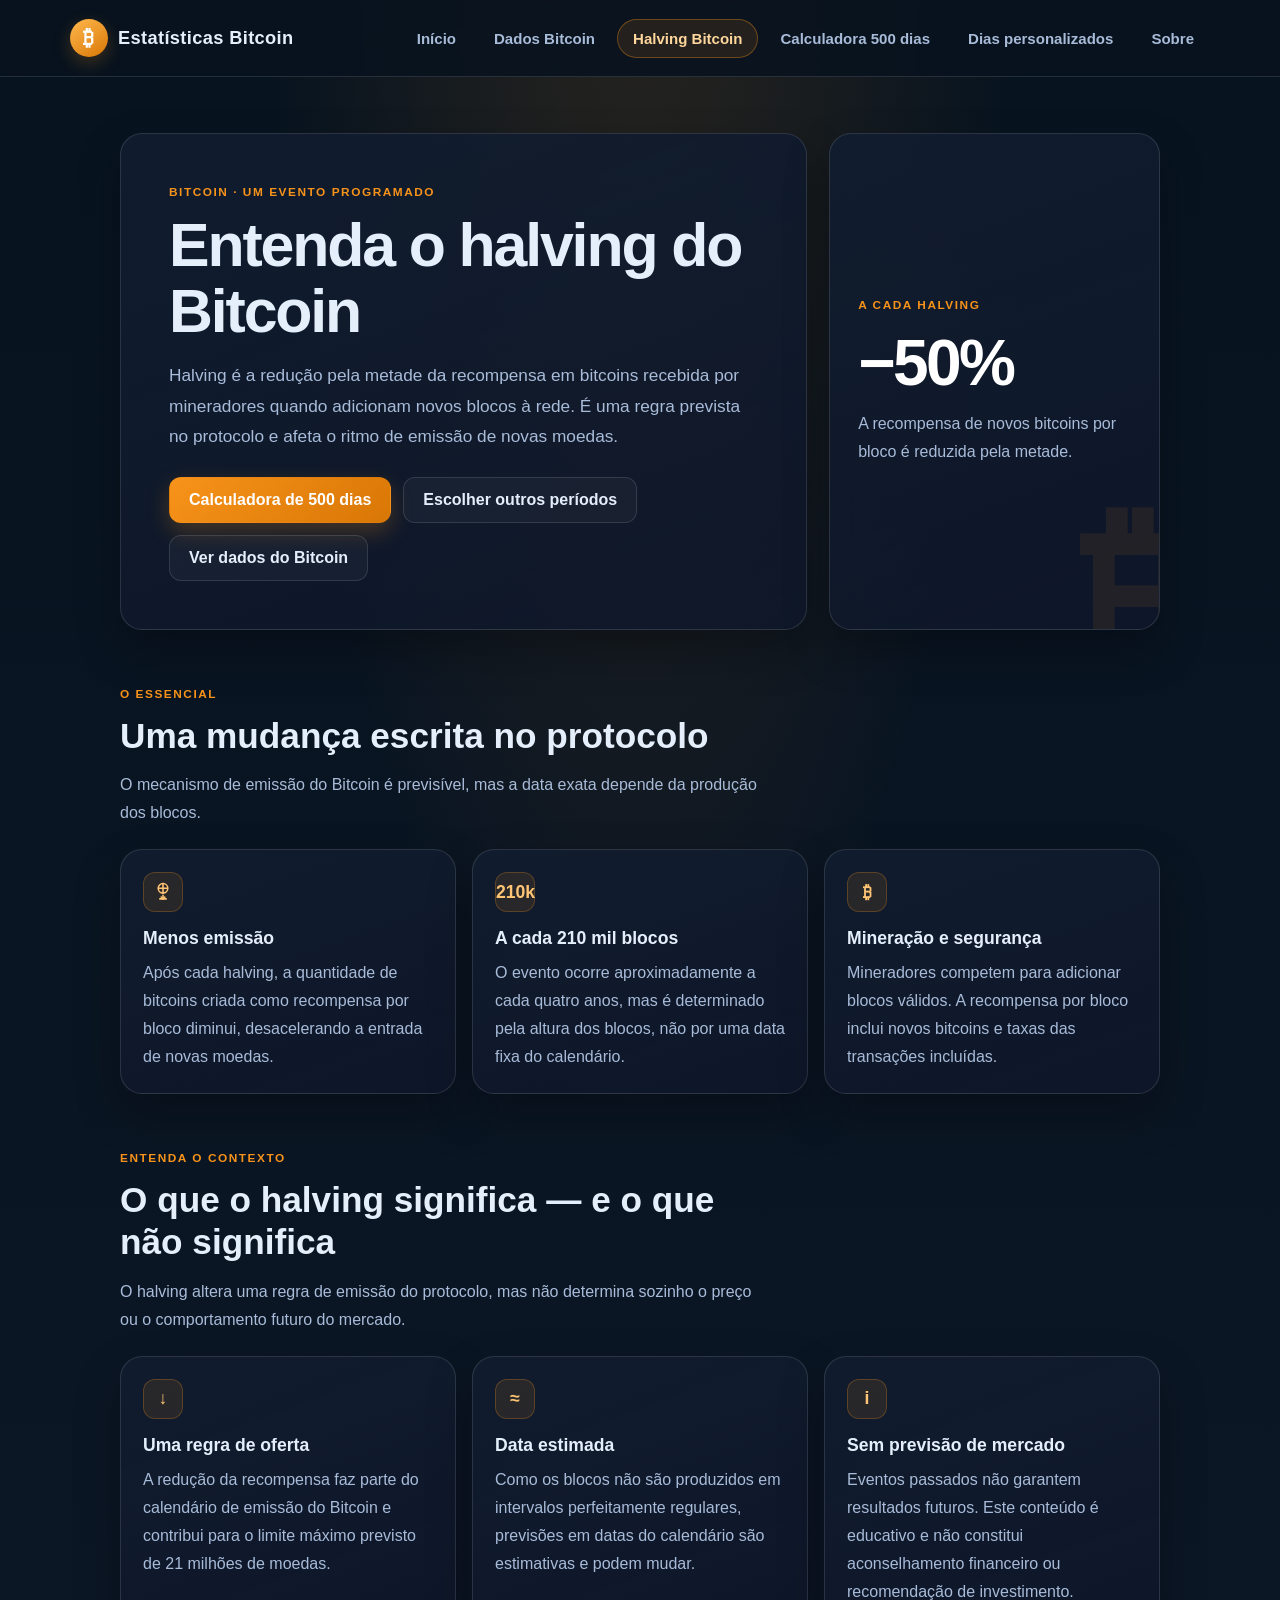
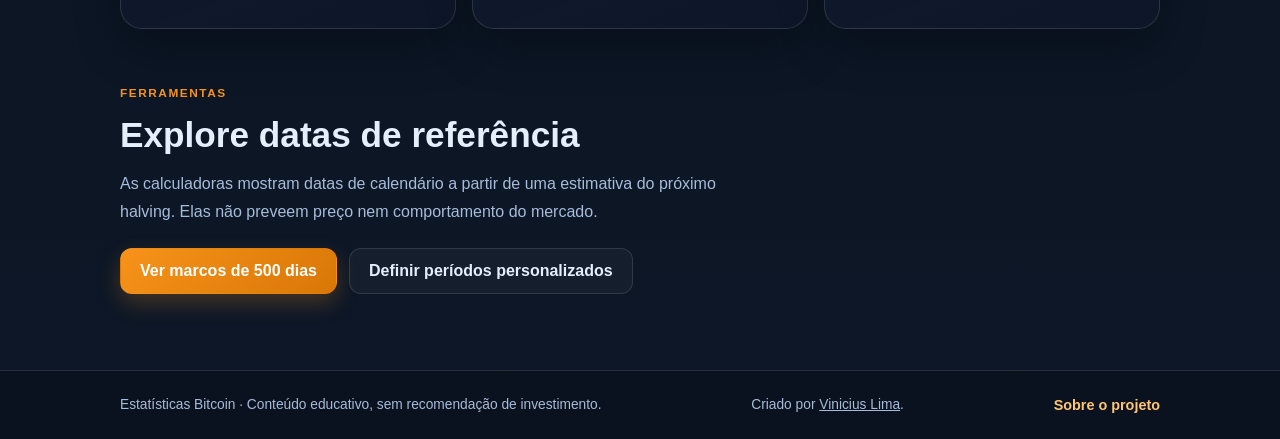
<file: halving-bitcoin.html>
<!DOCTYPE html>
<html lang="pt-BR">
<head>
  <meta charset="UTF-8">
  <meta name="viewport" content="width=device-width, initial-scale=1.0">
  <meta name="theme-color" content="#07131f">
  <meta name="description" content="Entenda o halving do Bitcoin, sua relação com a emissão de novas moedas e consulte datas do ciclo.">
  <title>Halving Bitcoin | Estatísticas Bitcoin</title>
  <link rel="canonical" href="https://estatisticasbitcoin.vercel.app/halving-bitcoin.html">
  <meta property="og:type" content="website">
  <meta property="og:locale" content="pt_BR">
  <meta property="og:site_name" content="Estatísticas Bitcoin">
  <meta property="og:title" content="Halving Bitcoin | Estatísticas Bitcoin">
  <meta property="og:description" content="Entenda o halving do Bitcoin, sua relação com a emissão de novas moedas e consulte datas do ciclo.">
  <meta property="og:url" content="https://estatisticasbitcoin.vercel.app/halving-bitcoin.html">
  <meta property="og:image" content="https://estatisticasbitcoin.vercel.app/social-cover.png">
  <meta property="og:image:type" content="image/png">
  <meta property="og:image:width" content="1200">
  <meta property="og:image:height" content="630">
  <meta property="og:image:alt" content="Estatísticas Bitcoin: dados, indicadores e conteúdos para entender o Bitcoin.">
  <meta name="twitter:card" content="summary_large_image">
  <meta name="twitter:title" content="Halving Bitcoin | Estatísticas Bitcoin">
  <meta name="twitter:description" content="Entenda o halving do Bitcoin, sua relação com a emissão de novas moedas e consulte datas do ciclo.">
  <meta name="twitter:image" content="https://estatisticasbitcoin.vercel.app/social-cover.png">
  <link rel="icon" type="image/svg+xml" href="favicon.svg">
  <link rel="stylesheet" href="styles.css">
  <script src="site.js" defer></script>
</head>
<body>
  <a class="skip-link" href="#conteudo">Pular para o conteúdo</a>
  <!-- site.js preenche a navegação e o rodapé compartilhados. -->
  <header class="site-header" id="site-header"></header>

  <main class="container" id="conteudo">
    <!-- Conteúdo educativo: as datas do halving são estimativas, não previsões de mercado. -->
    <section class="hero">
      <div class="card hero-copy">
        <span class="eyebrow">Bitcoin · Um evento programado</span>
        <h1>Entenda o halving do Bitcoin</h1>
        <p class="lead">
          Halving é a redução pela metade da recompensa em bitcoins recebida por mineradores quando adicionam novos blocos à rede. É uma regra prevista no protocolo e afeta o ritmo de emissão de novas moedas.
        </p>
        <div class="actions">
          <a class="btn btn-primary" href="calculadora.html">Calculadora de 500 dias</a>
          <a class="btn btn-secondary" href="calculadora-tempo.html">Escolher outros períodos</a>
          <a class="btn btn-secondary" href="dados-bitcoin.html">Ver dados do Bitcoin</a>
        </div>
      </div>

      <aside class="card highlight-card" aria-label="Resumo do halving">
        <span class="eyebrow">A cada halving</span>
        <div class="highlight-number">−50%</div>
        <p>A recompensa de novos bitcoins por bloco é reduzida pela metade.</p>
      </aside>
    </section>

    <section class="section" aria-labelledby="ciclo-titulo">
      <div class="section-heading">
        <span class="eyebrow">O essencial</span>
        <h2 id="ciclo-titulo">Uma mudança escrita no protocolo</h2>
        <p>O mecanismo de emissão do Bitcoin é previsível, mas a data exata depende da produção dos blocos.</p>
      </div>
      <div class="feature-grid">
        <article class="card feature-card">
          <span class="feature-icon" aria-hidden="true">
            <svg viewBox="0 0 24 24" role="img">
              <circle cx="12" cy="8" r="5.25"></circle>
              <path d="M12 2.75V13.25M7.75 8h8.5M12 15.5v4M8.5 19.5h7"></path>
              <path d="m10 17.5 2 2 2-2"></path>
            </svg>
          </span>
          <h3>Menos emissão</h3>
          <p>Após cada halving, a quantidade de bitcoins criada como recompensa por bloco diminui, desacelerando a entrada de novas moedas.</p>
        </article>
        <article class="card feature-card">
          <span class="feature-icon" aria-hidden="true">210k</span>
          <h3>A cada 210 mil blocos</h3>
          <p>O evento ocorre aproximadamente a cada quatro anos, mas é determinado pela altura dos blocos, não por uma data fixa do calendário.</p>
        </article>
        <article class="card feature-card">
          <span class="feature-icon" aria-hidden="true">₿</span>
          <h3>Mineração e segurança</h3>
          <p>Mineradores competem para adicionar blocos válidos. A recompensa por bloco inclui novos bitcoins e taxas das transações incluídas.</p>
        </article>
      </div>
    </section>

    <section class="section" aria-labelledby="impacto-titulo">
      <div class="section-heading">
        <span class="eyebrow">Entenda o contexto</span>
        <h2 id="impacto-titulo">O que o halving significa — e o que não significa</h2>
        <p>O halving altera uma regra de emissão do protocolo, mas não determina sozinho o preço ou o comportamento futuro do mercado.</p>
      </div>
      <div class="info-grid">
        <article class="card info-card">
          <span class="feature-icon" aria-hidden="true">↓</span>
          <h3>Uma regra de oferta</h3>
          <p>A redução da recompensa faz parte do calendário de emissão do Bitcoin e contribui para o limite máximo previsto de 21 milhões de moedas.</p>
        </article>
        <article class="card info-card">
          <span class="feature-icon" aria-hidden="true">≈</span>
          <h3>Data estimada</h3>
          <p>Como os blocos não são produzidos em intervalos perfeitamente regulares, previsões em datas do calendário são estimativas e podem mudar.</p>
        </article>
        <article class="card info-card">
          <span class="feature-icon" aria-hidden="true">i</span>
          <h3>Sem previsão de mercado</h3>
          <p>Eventos passados não garantem resultados futuros. Este conteúdo é educativo e não constitui aconselhamento financeiro ou recomendação de investimento.</p>
        </article>
      </div>
    </section>

    <!-- Acesso às calculadoras que usam uma data estimada como referência. -->
    <section class="section" aria-labelledby="ferramentas-titulo">
      <div class="section-heading">
        <span class="eyebrow">Ferramentas</span>
        <h2 id="ferramentas-titulo">Explore datas de referência</h2>
        <p>As calculadoras mostram datas de calendário a partir de uma estimativa do próximo halving. Elas não preveem preço nem comportamento do mercado.</p>
      </div>
      <div class="actions">
        <a class="btn btn-primary" href="calculadora.html">Ver marcos de 500 dias</a>
        <a class="btn btn-secondary" href="calculadora-tempo.html">Definir períodos personalizados</a>
      </div>
    </section>
  </main>

  <footer class="site-footer" id="site-footer"></footer>
</body>
</html>
</file>
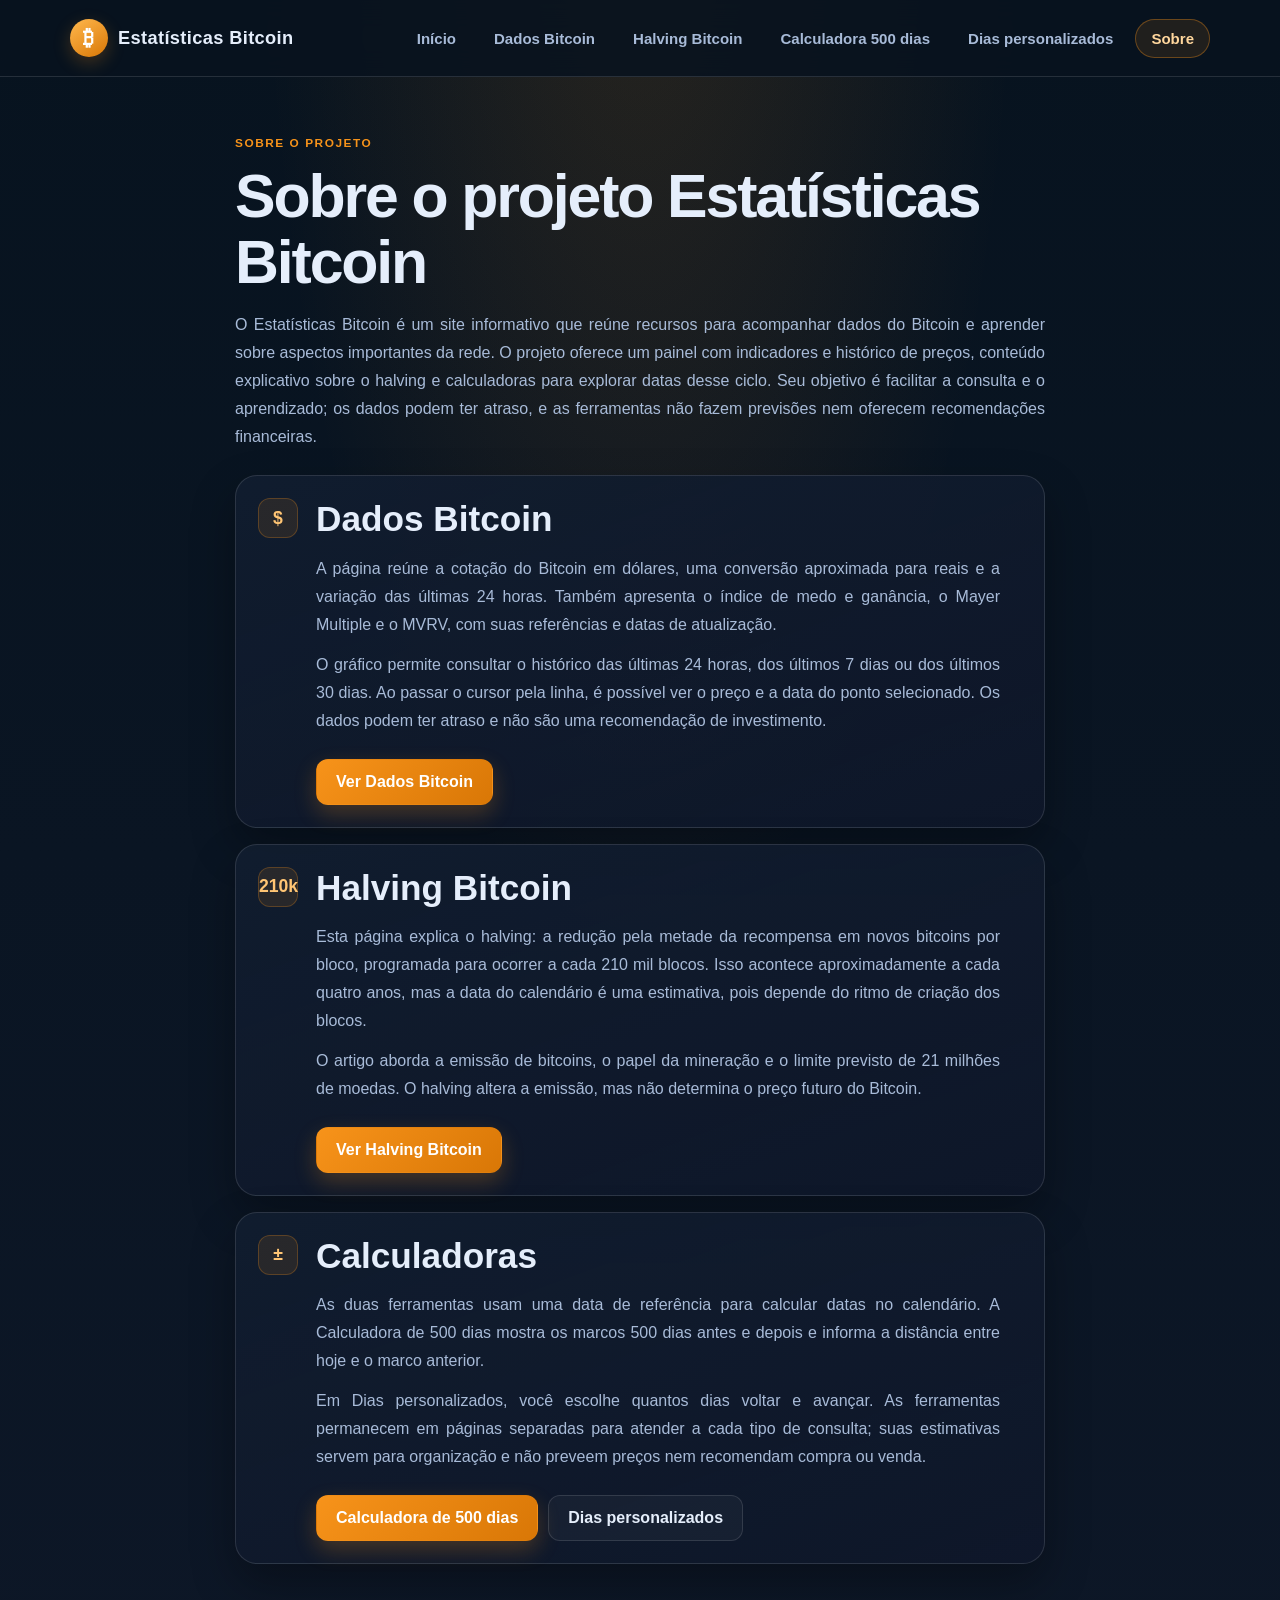
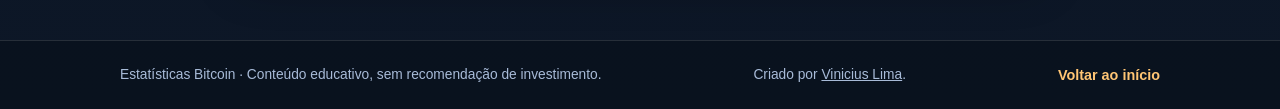
<file: sobre.html>
<!DOCTYPE html>
<html lang="pt-BR">
<head>
  <meta charset="UTF-8">
  <meta name="viewport" content="width=device-width, initial-scale=1.0">
  <meta name="theme-color" content="#07131f">
  <meta name="description" content="Conheça como o site Estatísticas Bitcoin reúne dados, conteúdo educativo e ferramentas de consulta sobre o Bitcoin.">
  <title>Sobre | Estatísticas Bitcoin</title>
  <link rel="canonical" href="https://estatisticasbitcoin.vercel.app/sobre.html">
  <meta property="og:type" content="website">
  <meta property="og:locale" content="pt_BR">
  <meta property="og:site_name" content="Estatísticas Bitcoin">
  <meta property="og:title" content="Sobre | Estatísticas Bitcoin">
  <meta property="og:description" content="Conheça como o site Estatísticas Bitcoin reúne dados, conteúdo educativo e ferramentas de consulta sobre o Bitcoin.">
  <meta property="og:url" content="https://estatisticasbitcoin.vercel.app/sobre.html">
  <meta property="og:image" content="https://estatisticasbitcoin.vercel.app/social-cover.png">
  <meta property="og:image:type" content="image/png">
  <meta property="og:image:width" content="1200">
  <meta property="og:image:height" content="630">
  <meta property="og:image:alt" content="Estatísticas Bitcoin: dados, indicadores e conteúdos para entender o Bitcoin.">
  <meta name="twitter:card" content="summary_large_image">
  <meta name="twitter:title" content="Sobre | Estatísticas Bitcoin">
  <meta name="twitter:description" content="Conheça como o site Estatísticas Bitcoin reúne dados, conteúdo educativo e ferramentas de consulta sobre o Bitcoin.">
  <meta name="twitter:image" content="https://estatisticasbitcoin.vercel.app/social-cover.png">
  <link rel="icon" type="image/svg+xml" href="favicon.svg">
  <link rel="stylesheet" href="styles.css">
  <script src="site.js" defer></script>
</head>
<body>
  <a class="skip-link" href="#conteudo">Pular para o conteúdo</a>
  <!-- site.js preenche a navegação e o rodapé compartilhados. -->
  <header class="site-header" id="site-header"></header>

  <main class="container container-narrow" id="conteudo">
    <section class="page-intro about-intro">
      <span class="eyebrow">Sobre o projeto</span>
      <h1>Sobre o projeto Estatísticas Bitcoin</h1>
      <p>O Estatísticas Bitcoin é um site informativo que reúne recursos para acompanhar dados do Bitcoin e aprender sobre aspectos importantes da rede. O projeto oferece um painel com indicadores e histórico de preços, conteúdo explicativo sobre o halving e calculadoras para explorar datas desse ciclo. Seu objetivo é facilitar a consulta e o aprendizado; os dados podem ter atraso, e as ferramentas não fazem previsões nem oferecem recomendações financeiras.</p>
    </section>

    <!-- Resumo das páginas e links diretos para cada recurso do projeto. -->
    <section class="info-grid about-articles" aria-label="Detalhes das páginas do projeto">
      <article class="card info-card">
        <div class="about-article-content">
          <span class="feature-icon" aria-hidden="true">$</span>
          <div>
            <h2>Dados Bitcoin</h2>
            <p>A página reúne a cotação do Bitcoin em dólares, uma conversão aproximada para reais e a variação das últimas 24 horas. Também apresenta o índice de medo e ganância, o Mayer Multiple e o MVRV, com suas referências e datas de atualização.</p>
            <p>O gráfico permite consultar o histórico das últimas 24 horas, dos últimos 7 dias ou dos últimos 30 dias. Ao passar o cursor pela linha, é possível ver o preço e a data do ponto selecionado. Os dados podem ter atraso e não são uma recomendação de investimento.</p>
            <div class="about-article-actions">
              <a class="btn btn-primary" href="dados-bitcoin.html">Ver Dados Bitcoin</a>
            </div>
          </div>
        </div>
      </article>
      <article class="card info-card">
        <div class="about-article-content">
          <span class="feature-icon" aria-hidden="true">210k</span>
          <div>
            <h2>Halving Bitcoin</h2>
            <p>Esta página explica o halving: a redução pela metade da recompensa em novos bitcoins por bloco, programada para ocorrer a cada 210 mil blocos. Isso acontece aproximadamente a cada quatro anos, mas a data do calendário é uma estimativa, pois depende do ritmo de criação dos blocos.</p>
            <p>O artigo aborda a emissão de bitcoins, o papel da mineração e o limite previsto de 21 milhões de moedas. O halving altera a emissão, mas não determina o preço futuro do Bitcoin.</p>
            <div class="about-article-actions">
              <a class="btn btn-primary" href="halving-bitcoin.html">Ver Halving Bitcoin</a>
            </div>
          </div>
        </div>
      </article>
      <article class="card info-card">
        <div class="about-article-content">
          <span class="feature-icon" aria-hidden="true">±</span>
          <div>
            <h2>Calculadoras</h2>
            <p>As duas ferramentas usam uma data de referência para calcular datas no calendário. A Calculadora de 500 dias mostra os marcos 500 dias antes e depois e informa a distância entre hoje e o marco anterior.</p>
            <p>Em Dias personalizados, você escolhe quantos dias voltar e avançar. As ferramentas permanecem em páginas separadas para atender a cada tipo de consulta; suas estimativas servem para organização e não preveem preços nem recomendam compra ou venda.</p>
            <div class="about-article-actions">
              <a class="btn btn-primary" href="calculadora.html">Calculadora de 500 dias</a>
              <a class="btn btn-secondary" href="calculadora-tempo.html">Dias personalizados</a>
            </div>
          </div>
        </div>
      </article>
    </section>

  </main>

  <footer class="site-footer" id="site-footer"></footer>
</body>
</html>
</file>
<file: styles.css>
:root {
  /* Cores e superfícies compartilhadas para manter o tema consistente no site. */
  color-scheme: dark;
  --background: #07131f;
  --surface: rgba(15, 23, 42, 0.84);
  --surface-soft: rgba(255, 255, 255, 0.035);
  --primary: #f7931a;
  --primary-dark: #d97706;
  --text: #e5eefb;
  --muted: #a8bbd8;
  --line: rgba(255, 255, 255, 0.12);
  --shadow: 0 20px 45px rgba(0, 0, 0, 0.3);
}

* {
  box-sizing: border-box;
}

/* Configuração básica do documento e estilos compartilhados de acessibilidade. */
html {
  min-width: 320px;
  scroll-behavior: smooth;
}

body {
  min-height: 100vh;
  margin: 0;
  display: flex;
  flex-direction: column;
  overflow-x: hidden;
  font-family: "Segoe UI", Tahoma, Geneva, Verdana, sans-serif;
  background:
    radial-gradient(ellipse at 50% -10%, rgba(247, 147, 26, 0.14), transparent 42%),
    linear-gradient(180deg, #07131f 0%, #0d1727 100%);
  color: var(--text);
}

a {
  color: inherit;
}

a:focus-visible,
button:focus-visible,
input:focus-visible {
  outline: 3px solid rgba(247, 147, 26, 0.8);
  outline-offset: 3px;
}

.skip-link {
  position: absolute;
  z-index: 20;
  top: 8px;
  left: 8px;
  transform: translateY(-150%);
  padding: 10px 14px;
  border-radius: 8px;
  background: #fff;
  color: #111827;
}

.skip-link:focus {
  transform: translateY(0);
}

/* Cabeçalho e navegação compartilhados por todas as páginas. */
.site-header {
  /* Mantém a navegação acessível durante a rolagem. */
  position: sticky;
  top: 0;
  z-index: 10;
  background: rgba(8, 19, 31, 0.88);
  border-bottom: 1px solid var(--line);
  backdrop-filter: blur(14px);
}

.nav-wrap {
  width: min(1180px, 100%);
  min-height: 76px;
  margin: 0 auto;
  padding: 14px 20px;
  display: flex;
  align-items: center;
  justify-content: space-between;
  gap: 20px;
}

.brand {
  display: inline-flex;
  align-items: center;
  gap: 10px;
  color: var(--text);
  text-decoration: none;
  font-size: 1.14rem;
  font-weight: 750;
  letter-spacing: 0.02em;
  white-space: nowrap;
}

.brand-mark {
  display: grid;
  width: 38px;
  height: 38px;
  place-items: center;
  border-radius: 50%;
  background: linear-gradient(145deg, #ffb84d, var(--primary-dark));
  box-shadow: 0 6px 18px rgba(247, 147, 26, 0.24);
  color: #fff;
  font-size: 1.35rem;
  font-weight: 800;
}

.nav {
  display: flex;
  align-items: center;
  gap: 6px;
}

.nav a {
  padding: 10px 15px;
  border: 1px solid transparent;
  border-radius: 999px;
  color: var(--muted);
  font-size: 0.94rem;
  font-weight: 650;
  text-decoration: none;
  transition: background 0.2s ease, color 0.2s ease, border-color 0.2s ease;
}

.nav a:hover,
.nav a.active {
  border-color: rgba(247, 147, 26, 0.35);
  background: rgba(247, 147, 26, 0.1);
  color: #ffd79d;
}

main {
  width: 100%;
  flex: 1;
}

/* Larguras de conteúdo e componentes reutilizados nas páginas. */
.container {
  /* Centraliza o conteúdo e limita a largura em telas grandes. */
  width: min(1080px, 100%);
  margin: 0 auto;
  padding: 56px 20px 76px;
}

.container-narrow {
  width: min(850px, 100%);
}

.eyebrow {
  display: inline-block;
  margin-bottom: 14px;
  color: var(--primary);
  font-size: 0.74rem;
  font-weight: 750;
  letter-spacing: 0.13em;
  text-transform: uppercase;
}

h1,
h2,
h3,
p {
  margin-top: 0;
}

h1 {
  margin-bottom: 16px;
  font-size: clamp(2.15rem, 5vw, 3.8rem);
  line-height: 1.08;
  letter-spacing: -0.035em;
}

h2 {
  margin-bottom: 14px;
  font-size: clamp(1.55rem, 3vw, 2.2rem);
  line-height: 1.2;
}

h3 {
  margin-bottom: 10px;
  font-size: 1.1rem;
}

p {
  color: var(--muted);
  line-height: 1.75;
}

.card {
  /* Base visual reutilizada por cartões de conteúdo, formulários e indicadores. */
  border: 1px solid var(--line);
  border-radius: 22px;
  background: linear-gradient(160deg, rgba(17, 29, 47, 0.94), var(--surface));
  box-shadow: var(--shadow);
}

.hero {
  display: grid;
  grid-template-columns: minmax(0, 1.35fr) minmax(250px, 0.65fr);
  align-items: stretch;
  gap: 22px;
}

.hero-copy {
  padding: clamp(26px, 5vw, 48px);
}

.lead {
  max-width: 660px;
  margin-bottom: 26px;
  font-size: 1.08rem;
}

.actions {
  display: flex;
  flex-wrap: wrap;
  gap: 12px;
}

.btn {
  display: inline-flex;
  min-height: 46px;
  align-items: center;
  justify-content: center;
  padding: 12px 19px;
  border: 1px solid var(--line);
  border-radius: 12px;
  font-weight: 700;
  text-decoration: none;
  transition: transform 0.2s ease, box-shadow 0.2s ease, background 0.2s ease;
}

.btn:hover {
  transform: translateY(-2px);
}

.btn-primary {
  border-color: transparent;
  background: linear-gradient(135deg, var(--primary), var(--primary-dark));
  box-shadow: 0 9px 22px rgba(247, 147, 26, 0.24);
  color: #fff;
}

.btn-secondary {
  background: rgba(255, 255, 255, 0.035);
  color: var(--text);
}

.highlight-card {
  position: relative;
  display: flex;
  min-height: 260px;
  flex-direction: column;
  justify-content: center;
  overflow: hidden;
  padding: 28px;
}

.highlight-card::after {
  position: absolute;
  right: -25px;
  bottom: -75px;
  color: rgba(247, 147, 26, 0.09);
  content: "₿";
  font-size: 13rem;
  font-weight: 800;
  line-height: 1;
}

.highlight-card > * {
  position: relative;
  z-index: 1;
}

.highlight-number {
  margin-bottom: 10px;
  color: #fff;
  font-size: clamp(2.7rem, 5vw, 4rem);
  font-weight: 800;
  letter-spacing: -0.04em;
}

.highlight-card p,
.feature-card p,
.info-card p {
  margin-bottom: 0;
}

.info-card p + p {
  margin-top: 12px;
}

.info-card > .footer-link {
  display: inline-block;
  margin-top: 12px;
}

.section {
  margin-top: 54px;
}

.section-heading {
  max-width: 650px;
  margin-bottom: 22px;
}

.section-heading p {
  margin-bottom: 0;
}

.feature-grid,
.info-grid {
  display: grid;
  grid-template-columns: repeat(3, minmax(0, 1fr));
  gap: 16px;
}

.feature-card,
.info-card {
  padding: 22px;
}

.about-articles {
  grid-template-columns: 1fr;
}

.about-article-content {
  display: grid;
  grid-template-columns: 40px minmax(0, 1fr);
  align-items: start;
  gap: 18px;
  padding-right: 22px;
}

.about-article-content .feature-icon {
  margin-bottom: 0;
}

.about-article-content h2 {
  margin-top: 0;
}

.about-article-content p {
  margin-inline: 0;
  text-align: justify;
  text-justify: inter-word;
}

.about-article-actions {
  display: flex;
  flex-wrap: wrap;
  gap: 10px;
  margin-top: 24px;
}

.feature-icon {
  display: grid;
  width: 40px;
  height: 40px;
  margin-bottom: 16px;
  place-items: center;
  border: 1px solid rgba(247, 147, 26, 0.25);
  border-radius: 12px;
  background: rgba(247, 147, 26, 0.1);
  color: #ffc574;
  font-size: 1.1rem;
  font-weight: 800;
}

.feature-icon svg {
  width: 22px;
  height: 22px;
  fill: none;
  stroke: currentColor;
  stroke-width: 1.7;
  stroke-linecap: round;
  stroke-linejoin: round;
}

.page-intro {
  margin-bottom: 24px;
}

.page-intro p {
  max-width: 650px;
  margin-bottom: 0;
}

.about-intro p {
  max-width: none;
  text-align: justify;
}

.calculator-intro p {
  max-width: none;
  margin-inline: 0;
  text-align: justify;
  text-justify: inter-word;
}

.calculator-card {
  padding: clamp(22px, 4vw, 34px);
}

.field-label {
  display: block;
  margin: 24px 0 8px;
  color: var(--text);
  font-weight: 650;
}

input[type="date"],
input[type="number"] {
  display: block;
  width: 100%;
  min-height: 50px;
  padding: 12px 14px;
  border: 1px solid var(--line);
  border-radius: 12px;
  background: #0d1727;
  color: var(--text);
  font: inherit;
}

.calculator-card .btn {
  width: 100%;
  margin-top: 14px;
  cursor: pointer;
  font: inherit;
}

.result {
  margin-top: 22px;
  padding: 18px;
  border: 1px solid var(--line);
  border-radius: 15px;
  background: var(--surface-soft);
}

.result[hidden] {
  display: none;
}

.result-grid {
  display: grid;
  grid-template-columns: repeat(2, minmax(0, 1fr));
  gap: 12px;
  margin: 14px 0;
}

.result-item {
  padding: 14px;
  border: 1px solid var(--line);
  border-radius: 12px;
  background: rgba(8, 19, 31, 0.42);
}

.result-item span {
  display: block;
  margin-bottom: 6px;
  color: var(--muted);
  font-size: 0.88rem;
}

.result-item strong {
  color: #fff;
  font-size: 1.08rem;
}

.result-count {
  margin-bottom: 0;
  color: var(--text);
}

.helper-text {
  margin: 12px 0 0;
  font-size: 0.88rem;
}

.notice {
  margin-top: 18px;
  padding-left: 14px;
  border-left: 2px solid var(--primary);
  font-size: 0.9rem;
}

/* Indicadores de mercado, medidores e controles de período. */
.market-intro {
  margin-bottom: 28px;
}

.market-grid {
  display: grid;
  grid-template-columns: repeat(2, minmax(0, 1fr));
  gap: 18px;
}

.market-card,
.market-chart-card {
  padding: clamp(22px, 4vw, 32px);
}

.market-card .eyebrow,
.market-chart-heading .eyebrow {
  margin-bottom: 12px;
}

.market-value {
  margin-bottom: 8px;
  color: #fff;
  font-size: clamp(2rem, 5vw, 3rem);
  overflow-wrap: anywhere;
}

.market-out-of {
  color: var(--muted);
  font-size: 0.55em;
}

.market-secondary,
.market-change,
.market-sentiment {
  margin-bottom: 8px;
  color: var(--text);
}

.market-change {
  font-weight: 700;
}

.market-positive {
  color: #73d6a0;
}

.market-negative {
  color: #ff8c8c;
}

.market-updated {
  margin: 12px 0 0;
  font-size: 0.82rem;
}

.sentiment-meter {
  position: relative;
  height: 12px;
  margin: 18px 0 12px;
  border-radius: 999px;
  background: linear-gradient(90deg, #e45757, #f7931a 50%, #55bd83);
}

.sentiment-meter-marker {
  position: absolute;
  top: -5px;
  left: 0;
  width: 7px;
  height: 22px;
  transform: translateX(-50%);
  border: 2px solid #07131f;
  border-radius: 999px;
  background: #fff;
  box-shadow: 0 0 0 1px rgba(255, 255, 255, 0.85), 0 3px 10px rgba(0, 0, 0, 0.55);
  transition: left 0.3s ease;
}

.index-meter {
  position: relative;
  height: 12px;
  margin: 18px 0 8px;
  border-radius: 999px;
}

.index-meter[hidden] {
  display: none;
}

.index-meter-mayer {
  --reference-position: 33.333%;
  background: linear-gradient(90deg, #55bd83 0%, #f7bd4f 38%, #e45757 100%);
}

.index-meter-mvrv {
  --reference-position: 25%;
  background: linear-gradient(90deg, #55bd83 0%, #f7bd4f 30%, #e45757 100%);
}

.index-meter::before,
.index-meter-marker {
  position: absolute;
  top: -4px;
  height: 20px;
  transform: translateX(-50%);
  border-radius: 999px;
}

.index-meter::before {
  left: var(--reference-position);
  width: 2px;
  background: rgba(255, 255, 255, 0.72);
  content: "";
}

.index-meter-marker {
  left: 0;
  width: 5px;
  border: 1px solid var(--background);
  background: #fff;
  box-shadow: 0 0 0 1px rgba(255, 255, 255, 0.45);
  transition: left 0.3s ease;
}

.index-meter-scale {
  margin: 0 0 8px;
  color: var(--muted);
  font-size: 0.78rem;
  line-height: 1.5;
}

.market-chart-card {
  /* O gráfico ocupa uma linha inteira abaixo dos cartões de indicadores. */
  margin-top: 18px;
}

.market-chart-heading {
  display: flex;
  align-items: flex-start;
  justify-content: space-between;
  gap: 18px;
}

.market-chart-heading h2 {
  margin-bottom: 4px;
  font-size: clamp(1.3rem, 3vw, 1.8rem);
}

.chart-controls {
  display: flex;
  flex-wrap: wrap;
  justify-content: flex-end;
  gap: 8px;
}

.chart-range {
  min-height: 38px;
  padding: 7px 10px;
  border: 1px solid var(--line);
  border-radius: 999px;
  background: rgba(255, 255, 255, 0.035);
  color: var(--muted);
  font: inherit;
  font-size: 0.82rem;
  font-weight: 650;
  white-space: nowrap;
  cursor: pointer;
}

.chart-range:hover,
.chart-range[aria-pressed="true"] {
  border-color: rgba(247, 147, 26, 0.35);
  background: rgba(247, 147, 26, 0.1);
  color: #ffd79d;
}

.chart-container {
  min-height: 260px;
  margin-top: 24px;
  overflow: hidden;
}

/* Elementos SVG e tooltip interativo do histórico de preços. */
.bitcoin-chart {
  display: block;
  width: 100%;
  height: 360px;
  overflow: visible;
}

.bitcoin-chart[hidden],
.chart-labels[hidden],
.chart-message[hidden] {
  display: none;
}

.chart-grid-line {
  stroke: rgba(255, 255, 255, 0.1);
  stroke-width: 1;
}

.chart-axis-label {
  fill: var(--muted);
}

.chart-axis-label,
.chart-current-label {
  font-family: "Segoe UI", Tahoma, Geneva, Verdana, sans-serif;
  font-variant-numeric: tabular-nums;
  letter-spacing: 0.01em;
}

.chart-point {
  fill: var(--primary);
  stroke: var(--background);
  stroke-width: 2;
  vector-effect: non-scaling-stroke;
}

.chart-interaction-line {
  fill: none;
  stroke: transparent;
  stroke-width: 40;
  pointer-events: stroke;
  cursor: crosshair;
  /* Evita que o arrasto sobre o traço seja interpretado como rolagem da página. */
  touch-action: none;
}

.chart-tooltip {
  pointer-events: none;
}

.chart-tooltip-crosshair {
  stroke: rgba(255, 255, 255, 0.45);
  stroke-dasharray: 4 4;
  stroke-width: 1;
  vector-effect: non-scaling-stroke;
}

.chart-tooltip-point {
  fill: #fff;
  stroke: var(--primary);
  stroke-width: 3;
  vector-effect: non-scaling-stroke;
}

.chart-tooltip-box {
  fill: #0d1727;
  stroke: rgba(247, 147, 26, 0.55);
  stroke-width: 1;
  vector-effect: non-scaling-stroke;
}

.chart-tooltip-price,
.chart-tooltip-date {
  font-family: "Segoe UI", Tahoma, Geneva, Verdana, sans-serif;
  font-variant-numeric: tabular-nums;
  pointer-events: none;
}

.chart-tooltip-price {
  fill: #fff;
  font-size: 12px;
  font-weight: 700;
}

.chart-tooltip-date {
  fill: var(--muted);
  font-size: 10px;
}

.chart-current-label {
  fill: #fff;
  font-weight: 700;
}

.chart-area {
  fill: url(#preenchimentoGrafico);
}

.chart-line {
  fill: none;
  stroke: var(--primary);
  stroke-linecap: round;
  stroke-linejoin: round;
  stroke-width: 3;
  vector-effect: non-scaling-stroke;
}

.chart-message {
  display: grid;
  min-height: 260px;
  margin: 0;
  place-items: center;
  text-align: center;
}

.chart-labels {
  display: flex;
  justify-content: space-between;
  gap: 12px;
  color: var(--muted);
  font-size: 0.82rem;
}

.market-actions {
  display: flex;
  align-items: center;
  justify-content: space-between;
  gap: 20px;
  margin-top: 18px;
}

.market-actions .btn {
  flex: 0 0 auto;
  cursor: pointer;
  font: inherit;
}

.market-actions .btn:disabled {
  cursor: wait;
  opacity: 0.7;
}

.market-disclaimer {
  margin: 0;
  font-size: 0.86rem;
}

/* Rodapé compartilhado por todas as páginas. */
.site-footer {
  border-top: 1px solid var(--line);
  background: rgba(5, 12, 21, 0.45);
}

.footer-inner {
  width: min(1080px, 100%);
  margin: 0 auto;
  padding: 22px 20px;
  display: flex;
  align-items: center;
  justify-content: space-between;
  gap: 14px;
}

.footer-inner p {
  margin: 0;
  font-size: 0.86rem;
}

.footer-inner p,
.footer-link {
  max-width: 100%;
  overflow-wrap: anywhere;
}

.footer-link {
  color: #ffc574;
  font-size: 0.9rem;
  font-weight: 650;
  text-decoration: none;
}

.footer-link:hover {
  text-decoration: underline;
}

/* Breakpoints adaptam navegação, cartões e rodapé a telas menores. */
@media (max-width: 980px) {
  /* Em telas menores, a navegação pode deslizar horizontalmente e o rodapé empilha. */
  .nav-wrap {
    min-height: auto;
  }

  .nav {
    max-width: 100%;
    flex-wrap: nowrap;
    overflow-x: auto;
    padding-bottom: 8px;
    scrollbar-width: thin;
  }

  .nav a {
    flex: 0 0 auto;
    white-space: nowrap;
  }

  .footer-inner {
    align-items: flex-start;
    flex-direction: column;
    flex-wrap: wrap;
  }

  .footer-inner p {
    min-width: min(280px, 100%);
  }
}

@media (max-width: 980px) and (orientation: landscape) {
  .nav-wrap {
    align-items: flex-start;
    flex-direction: column;
    gap: 10px;
  }

  .nav {
    width: 100%;
  }
}

@media (max-width: 760px) {
  /* Ajustes principais para celular: colunas únicas e controles mais compactos. */
  .nav-wrap {
    min-height: auto;
    flex-direction: column;
    align-items: flex-start;
    gap: 10px;
    padding: 13px 18px;
  }

  .nav {
    width: 100%;
    gap: 2px;
    overflow-x: auto;
    padding-bottom: 12px;
  }

  .nav a {
    padding: 9px 12px;
    white-space: nowrap;
  }

  .container {
    padding: 36px 18px 54px;
  }

  .hero {
    grid-template-columns: 1fr;
  }

  .market-grid {
    grid-template-columns: 1fr;
  }

  .market-actions {
    align-items: stretch;
    flex-direction: column;
  }

  .market-chart-heading {
    align-items: flex-start;
    flex-direction: column;
    gap: 8px;
  }

  .chart-controls {
    justify-content: flex-start;
  }

  .bitcoin-chart {
    height: 260px;
  }

  .highlight-card {
    min-height: 210px;
  }
}

@media (max-width: 560px) {
  /* Evita que grades de conteúdo e resultados fiquem apertados em telas estreitas. */
  .feature-grid,
  .info-grid {
    grid-template-columns: 1fr;
  }

  .result-grid {
    grid-template-columns: 1fr;
  }

  .actions {
    flex-direction: column;
  }

  .footer-inner {
    align-items: flex-start;
    flex-direction: column;
  }
}

@media (prefers-reduced-motion: reduce) {
  *,
  *::before,
  *::after {
    scroll-behavior: auto !important;
    transition-duration: 0.01ms !important;
  }
}
</file>
